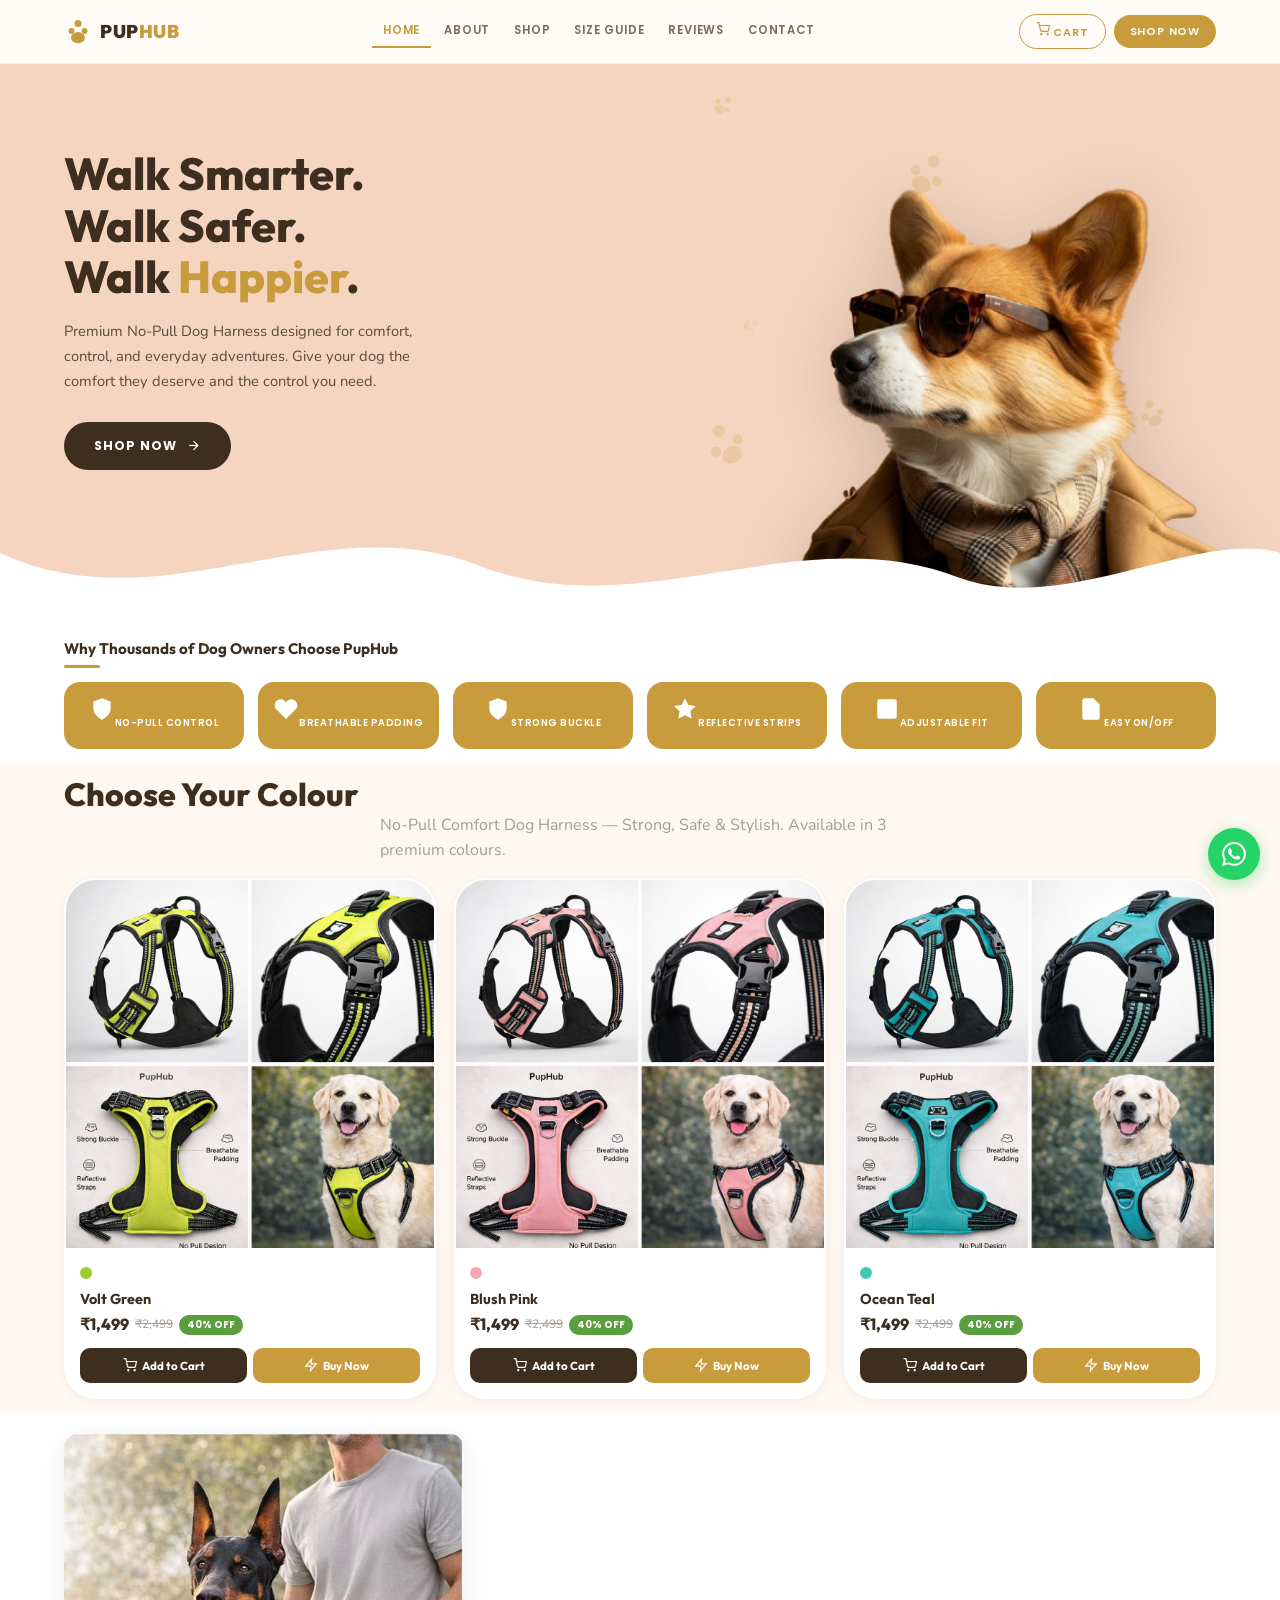
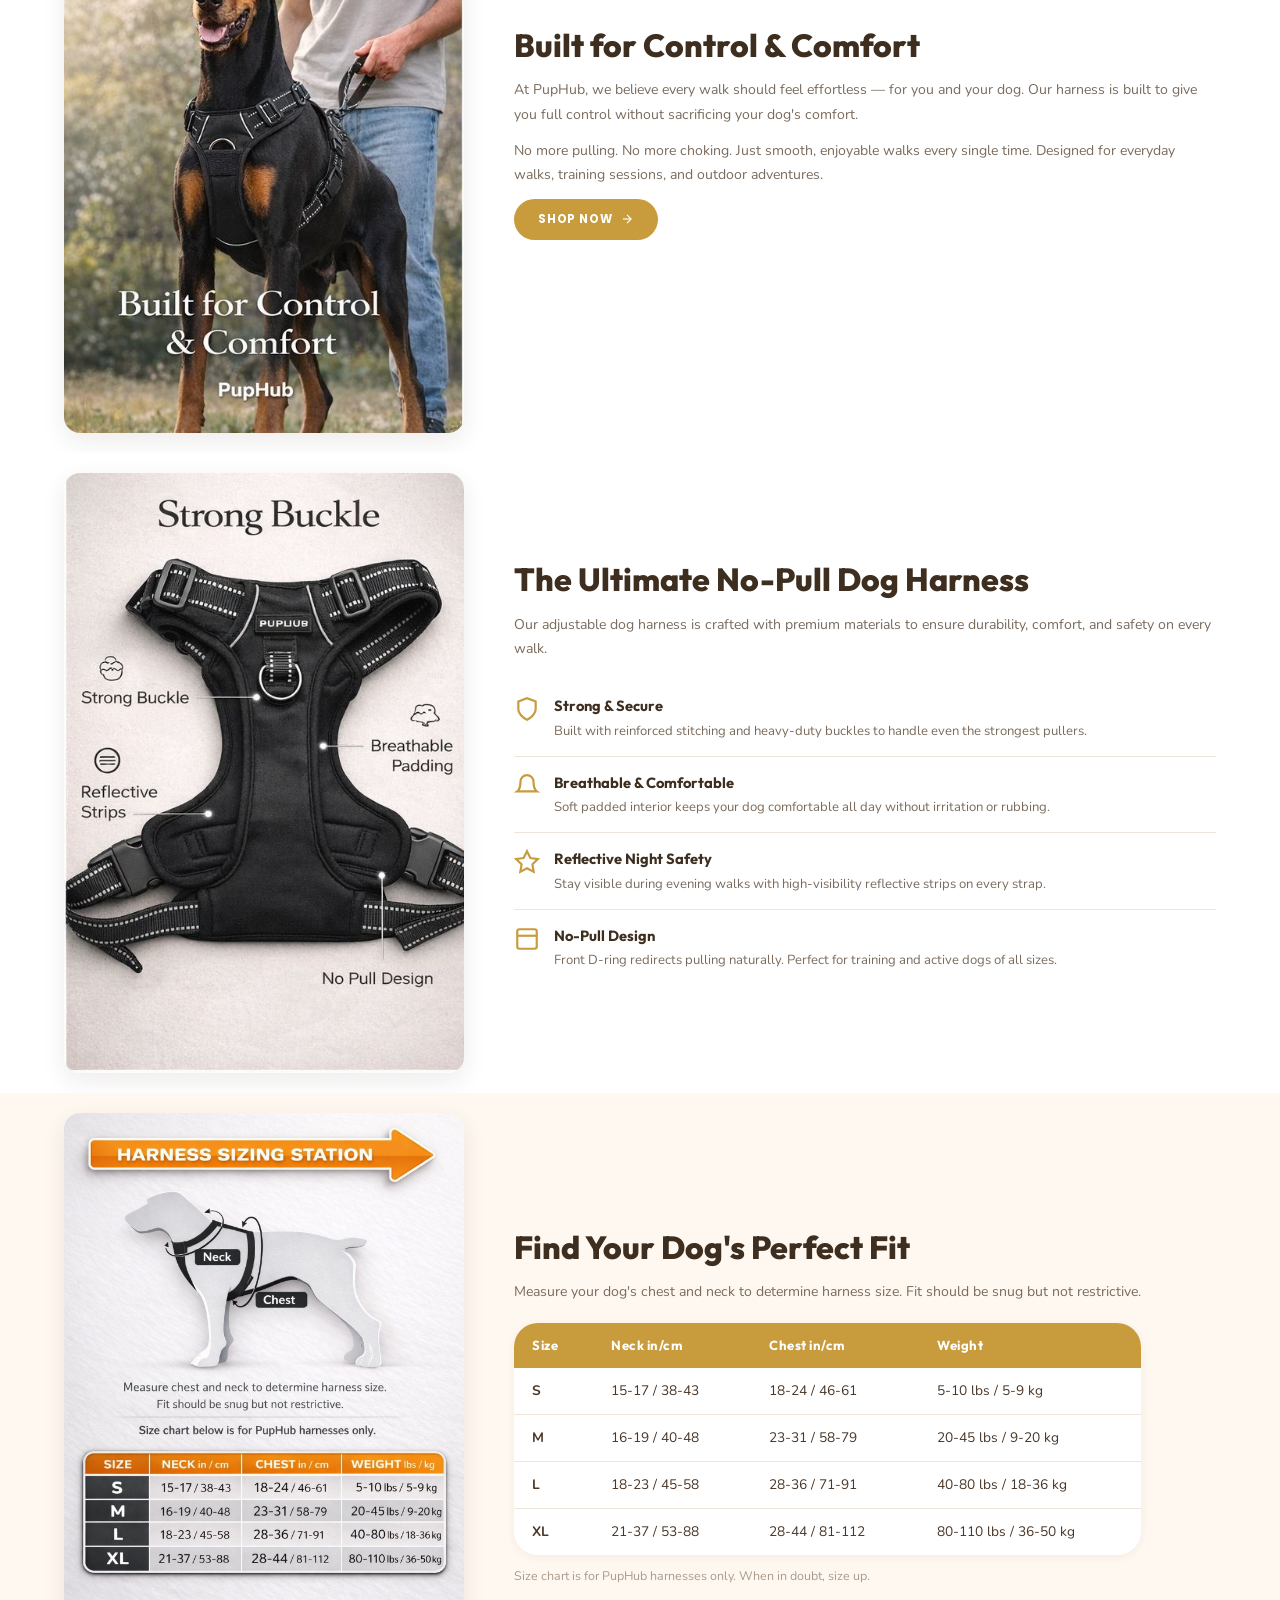
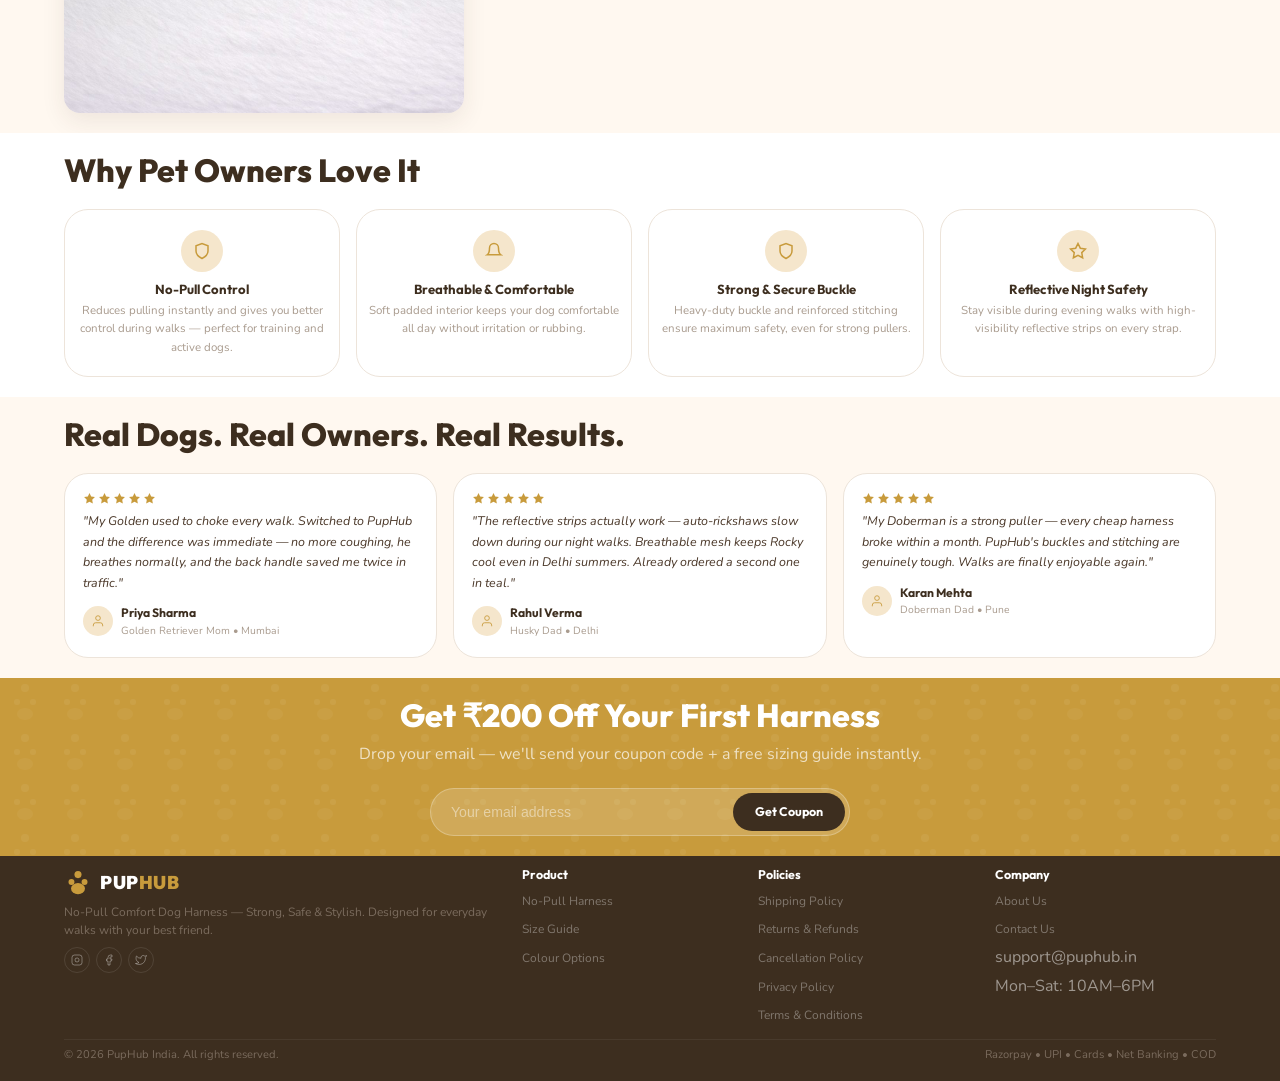
<file: index.html>
<!DOCTYPE html>
<html lang="en">
<head>
<meta charset="UTF-8"><meta name="viewport" content="width=device-width,initial-scale=1.0">
<title>PupHub — No-Pull Comfort Dog Harness | Strong, Safe &amp; Stylish | India</title>
<meta name="description" content="PupHub No-Pull Comfort Dog Harness — breathable padding, reflective strips, strong buckles. Adjustable fit for all breeds S to XL. Free delivery across India. ₹1,499 only.">
<meta name="keywords" content="no pull dog harness India, PupHub harness, adjustable dog harness, breathable dog harness, reflective dog harness, dog harness for labrador, escape proof dog harness, comfortable dog harness">
<meta property="og:title" content="PupHub — No-Pull Comfort Dog Harness | Strong, Safe & Stylish">
<meta property="og:description" content="Give your dog the comfort they deserve. No-pull control, breathable padding, reflective night safety. Shop now.">
<meta property="og:type" content="website">
<link rel="canonical" href="https://puphub.in">
<link rel="stylesheet" href="css/style.css">
</head>
<body>

<!-- HEADER -->
<header class="hdr" id="hdr">
<div class="container hdr-in">
<a href="#" class="logo"><svg viewBox="0 0 30 30" width="28" height="28"><circle cx="15" cy="6" r="3.8" fill="#C89B3C"/><circle cx="8" cy="14" r="3.2" fill="#C89B3C"/><circle cx="22" cy="14" r="3.2" fill="#C89B3C"/><ellipse cx="15" cy="21" rx="7.5" ry="6" fill="#C89B3C"/></svg><span class="lt">PUP<span>HUB</span></span></a>
<nav class="mn"><a href="index.html" class="active">Home</a><a href="about.html">About</a><a href="store.html">Shop</a><a href="#sizing">Size Guide</a><a href="#reviews">Reviews</a><a href="contact.html">Contact</a></nav>
<div class="hdr-r"><a href="cart.html" class="si-btn"><svg width="14" height="14" viewBox="0 0 24 24" fill="none" stroke="currentColor" stroke-width="2"><circle cx="9" cy="21" r="1"/><circle cx="20" cy="21" r="1"/><path d="M1 1h4l2.68 13.39a2 2 0 0 0 2 1.61h9.72a2 2 0 0 0 2-1.61L23 6H6"/></svg> CART</a><a href="store.html" class="rg-btn">SHOP NOW</a><button class="mob-t" id="mobToggle" aria-label="Menu"><svg viewBox="0 0 24 24" fill="none" stroke="currentColor" stroke-width="2"><line x1="3" y1="6" x2="21" y2="6"/><line x1="3" y1="12" x2="21" y2="12"/><line x1="3" y1="18" x2="21" y2="18"/></svg></button></div>
</div>
</header>

<!-- MOBILE NAV -->
<div class="mob-ov" id="mobOverlay"></div>
<nav class="mob-nav" id="mobNav">
<div class="mob-hd"><span class="lt">PUP<span>HUB</span></span><button class="mob-x" id="mobClose"><svg viewBox="0 0 24 24" fill="none" stroke="currentColor" stroke-width="2"><line x1="18" y1="6" x2="6" y2="18"/><line x1="6" y1="6" x2="18" y2="18"/></svg></button></div>
<ul>
<li><a href="#"><svg viewBox="0 0 24 24" fill="none" stroke="currentColor" stroke-width="2"><path d="M3 9l9-7 9 7v11a2 2 0 0 1-2 2H5a2 2 0 0 1-2-2z"/></svg>Home</a></li>
<li><a href="#products"><svg viewBox="0 0 24 24" fill="none" stroke="currentColor" stroke-width="2"><circle cx="9" cy="21" r="1"/><circle cx="20" cy="21" r="1"/><path d="M1 1h4l2.68 13.39a2 2 0 0 0 2 1.61h9.72a2 2 0 0 0 2-1.61L23 6H6"/></svg>Shop</a></li>
<li><a href="#about"><svg viewBox="0 0 24 24" fill="none" stroke="currentColor" stroke-width="2"><circle cx="12" cy="12" r="10"/><path d="M12 16v-4"/><path d="M12 8h.01"/></svg>About</a></li>
<li><a href="#reviews"><svg viewBox="0 0 24 24" fill="none" stroke="currentColor" stroke-width="2"><polygon points="12 2 15.09 8.26 22 9.27 17 14.14 18.18 21.02 12 17.77 5.82 21.02 7 14.14 2 9.27 8.91 8.26"/></svg>Reviews</a></li>
<li><a href="#contact"><svg viewBox="0 0 24 24" fill="none" stroke="currentColor" stroke-width="2"><path d="M4 4h16c1.1 0 2 .9 2 2v12c0 1.1-.9 2-2 2H4c-1.1 0-2-.9-2-2V6c0-1.1.9-2 2-2z"/><polyline points="22,6 12,13 2,6"/></svg>Contact</a></li>
</ul>
</nav>

<!-- HERO -->
<section class="hero">
<div class="container hero-wrap">
<div class="hero-left">
<h1>Walk Smarter.<br>Walk Safer.<br>Walk <span class="g">Happier</span>.</h1>
<p class="hero-sub">Premium No-Pull Dog Harness designed for comfort, control, and everyday adventures. Give your dog the comfort they deserve and the control you need.</p>
<a href="#products" class="hero-cta">SHOP NOW <svg viewBox="0 0 24 24" fill="none" stroke="currentColor" stroke-width="2"><line x1="5" y1="12" x2="19" y2="12"/><polyline points="12 5 19 12 12 19"/></svg></a>
</div>
<div class="hero-dog"><img src="images/hero-dog.png" alt="PupHub premium no-pull dog harness"></div>
<svg class="paw p1" viewBox="0 0 24 24"><circle cx="12" cy="6" r="3"/><circle cx="6" cy="14" r="2.5"/><circle cx="18" cy="14" r="2.5"/><ellipse cx="12" cy="19" rx="5" ry="4"/></svg>
<svg class="paw p2" viewBox="0 0 24 24"><circle cx="12" cy="6" r="3"/><circle cx="6" cy="14" r="2.5"/><circle cx="18" cy="14" r="2.5"/><ellipse cx="12" cy="19" rx="5" ry="4"/></svg>
<svg class="paw p3" viewBox="0 0 24 24"><circle cx="12" cy="6" r="3"/><circle cx="6" cy="14" r="2.5"/><circle cx="18" cy="14" r="2.5"/><ellipse cx="12" cy="19" rx="5" ry="4"/></svg>
<svg class="paw p4" viewBox="0 0 24 24"><circle cx="12" cy="6" r="3"/><circle cx="6" cy="14" r="2.5"/><circle cx="18" cy="14" r="2.5"/><ellipse cx="12" cy="19" rx="5" ry="4"/></svg>
<svg class="paw p5" viewBox="0 0 24 24"><circle cx="12" cy="6" r="3"/><circle cx="6" cy="14" r="2.5"/><circle cx="18" cy="14" r="2.5"/><ellipse cx="12" cy="19" rx="5" ry="4"/></svg>
</div>
<div class="wave"><svg viewBox="0 0 1440 150" preserveAspectRatio="none" style="height:150px"><path fill="#fff" d="M0,75 C180,150 360,25 540,88 C720,150 900,38 1080,100 C1200,138 1350,50 1440,75 L1440,150 L0,150 Z"/></svg></div>
</section>

<!-- TRUST -->
<section class="cat-sec">
<div class="container">
<div class="cat-hd anim">Why Thousands of Dog Owners Choose PupHub</div>
<div class="cat-ln anim"></div>
<div class="cat-g stg anim">
<div class="cat-c"><svg viewBox="0 0 24 24"><path d="M12 22s8-4 8-10V5l-8-3-8 3v7c0 6 8 10 8 10z"/></svg><span>No-Pull Control</span></div>
<div class="cat-c"><svg viewBox="0 0 24 24"><path d="M20.84 4.61a5.5 5.5 0 00-7.78 0L12 5.67l-1.06-1.06a5.5 5.5 0 00-7.78 7.78l1.06 1.06L12 21.23l7.78-7.78 1.06-1.06a5.5 5.5 0 000-7.78z"/></svg><span>Breathable Padding</span></div>
<div class="cat-c"><svg viewBox="0 0 24 24"><path d="M12 22s8-4 8-10V5l-8-3-8 3v7c0 6 8 10 8 10z"/></svg><span>Strong Buckle</span></div>
<div class="cat-c"><svg viewBox="0 0 24 24"><polygon points="12 2 15.09 8.26 22 9.27 17 14.14 18.18 21.02 12 17.77 5.82 21.02 7 14.14 2 9.27 8.91 8.26"/></svg><span>Reflective Strips</span></div>
<div class="cat-c"><svg viewBox="0 0 24 24"><rect x="3" y="3" width="18" height="18" rx="2"/><path d="M3 9h18"/><path d="M9 21V9"/></svg><span>Adjustable Fit</span></div>
<div class="cat-c"><svg viewBox="0 0 24 24"><path d="M14 2H6a2 2 0 00-2 2v16a2 2 0 002 2h12a2 2 0 002-2V8z"/><polyline points="14 2 14 8 20 8"/><line x1="16" y1="13" x2="8" y2="13"/><line x1="16" y1="17" x2="8" y2="17"/></svg><span>Easy On/Off</span></div>
</div>
</div>
</section>

<!-- PRODUCTS — 3 Colors -->
<section class="prod-sec" id="products">
<div class="container text-center">
<h2 class="anim">Choose Your Colour</h2>
<p class="anim" style="color:var(--text-m);max-width:520px;margin:0 auto">No-Pull Comfort Dog Harness — Strong, Safe &amp; Stylish. Available in 3 premium colours.</p>
<div class="prod-g stg anim">
<div class="prod-card" onclick="window.location='product.html?color=green'" style="cursor:pointer">
<div class="prod-card-img"><img src="images/harness-green.jpg" alt="PupHub harness Volt Green" loading="lazy"></div>
<div class="prod-body">
<span class="prod-color-dot" style="background:#9ACD32;border-color:#9ACD32"></span>
<h3 class="prod-name">Volt Green</h3>
<div class="prod-price"><span class="pn">₹1,499</span><span class="pw">₹2,499</span><span class="po">40% OFF</span></div>
<div class="prod-btns">
<button class="btn-cart" onclick="event.stopPropagation();openSz('cart','Volt Green')"><svg width="14" height="14" viewBox="0 0 24 24" fill="none" stroke="currentColor" stroke-width="2"><circle cx="9" cy="21" r="1"/><circle cx="20" cy="21" r="1"/><path d="M1 1h4l2.68 13.39a2 2 0 0 0 2 1.61h9.72a2 2 0 0 0 2-1.61L23 6H6"/></svg> Add to Cart</button>
<button class="btn-buy" onclick="event.stopPropagation();openSz('buy','Volt Green')"><svg width="14" height="14" viewBox="0 0 24 24" fill="none" stroke="currentColor" stroke-width="2"><polygon points="13 2 3 14 12 14 11 22 21 10 12 10 13 2"/></svg> Buy Now</button>
</div>
</div>
</div>
<div class="prod-card" onclick="window.location='product.html?color=pink'" style="cursor:pointer">
<div class="prod-card-img"><img src="images/harness-pink.jpg" alt="PupHub harness Blush Pink" loading="lazy"></div>
<div class="prod-body">
<span class="prod-color-dot" style="background:#F4A7B9;border-color:#F4A7B9"></span>
<h3 class="prod-name">Blush Pink</h3>
<div class="prod-price"><span class="pn">₹1,499</span><span class="pw">₹2,499</span><span class="po">40% OFF</span></div>
<div class="prod-btns">
<button class="btn-cart" onclick="event.stopPropagation();openSz('cart','Blush Pink')"><svg width="14" height="14" viewBox="0 0 24 24" fill="none" stroke="currentColor" stroke-width="2"><circle cx="9" cy="21" r="1"/><circle cx="20" cy="21" r="1"/><path d="M1 1h4l2.68 13.39a2 2 0 0 0 2 1.61h9.72a2 2 0 0 0 2-1.61L23 6H6"/></svg> Add to Cart</button>
<button class="btn-buy" onclick="event.stopPropagation();openSz('buy','Blush Pink')"><svg width="14" height="14" viewBox="0 0 24 24" fill="none" stroke="currentColor" stroke-width="2"><polygon points="13 2 3 14 12 14 11 22 21 10 12 10 13 2"/></svg> Buy Now</button>
</div>
</div>
</div>
<div class="prod-card" onclick="window.location='product.html?color=teal'" style="cursor:pointer">
<div class="prod-card-img"><img src="images/harness-teal.jpg" alt="PupHub harness Ocean Teal" loading="lazy"></div>
<div class="prod-body">
<span class="prod-color-dot" style="background:#40C9B0;border-color:#40C9B0"></span>
<h3 class="prod-name">Ocean Teal</h3>
<div class="prod-price"><span class="pn">₹1,499</span><span class="pw">₹2,499</span><span class="po">40% OFF</span></div>
<div class="prod-btns">
<button class="btn-cart" onclick="event.stopPropagation();openSz('cart','Ocean Teal')"><svg width="14" height="14" viewBox="0 0 24 24" fill="none" stroke="currentColor" stroke-width="2"><circle cx="9" cy="21" r="1"/><circle cx="20" cy="21" r="1"/><path d="M1 1h4l2.68 13.39a2 2 0 0 0 2 1.61h9.72a2 2 0 0 0 2-1.61L23 6H6"/></svg> Add to Cart</button>
<button class="btn-buy" onclick="event.stopPropagation();openSz('buy','Ocean Teal')"><svg width="14" height="14" viewBox="0 0 24 24" fill="none" stroke="currentColor" stroke-width="2"><polygon points="13 2 3 14 12 14 11 22 21 10 12 10 13 2"/></svg> Buy Now</button>
</div>
</div>
</div>
</div>
</div>
</section>

<!-- SIZE POPUP -->
<div class="sz-overlay" id="szOverlay" onclick="if(event.target===this)closeSz()">
<div class="sz-popup">
<h3>Select Size — <span id="szColor"></span></h3>
<div class="sp-sizes">
<div class="sp-size" onclick="pickSz(this)">S</div>
<div class="sp-size active" onclick="pickSz(this)">M</div>
<div class="sp-size" onclick="pickSz(this)">L</div>
<div class="sp-size" onclick="pickSz(this)">XL</div>
</div>
<button class="sz-confirm" id="szBtn" onclick="confirmSz()">CONFIRM</button>
<div class="sz-close" onclick="closeSz()">Cancel</div>
</div>
</div>

<!-- ABOUT -->
<section class="info-sec" id="about">
<div class="container">
<div class="info-g">
<div class="sec-img anim-l"><img src="images/product-lifestyle.jpg" alt="Doberman wearing PupHub harness during outdoor walk"></div>
<div class="info-txt anim-r">
<h2>Built for Control &amp; Comfort</h2>
<p>At PupHub, we believe every walk should feel effortless — for you and your dog. Our harness is built to give you full control without sacrificing your dog's comfort.</p>
<p>No more pulling. No more choking. Just smooth, enjoyable walks every single time. Designed for everyday walks, training sessions, and outdoor adventures.</p>
<a href="#products" class="exp-btn">Shop Now <svg viewBox="0 0 24 24" fill="none" stroke="currentColor" stroke-width="2"><line x1="5" y1="12" x2="19" y2="12"/><polyline points="12 5 19 12 12 19"/></svg></a>
</div>
</div>
</div>
</section>

<!-- PRODUCT FEATURES -->
<section class="prod-detail-sec">
<div class="container">
<div class="info-g info-g-rev">
<div class="info-txt anim-l">
<h2>The Ultimate No-Pull Dog Harness</h2>
<p>Our adjustable dog harness is crafted with premium materials to ensure durability, comfort, and safety on every walk.</p>
<ul class="feat-list">
<li><svg viewBox="0 0 24 24" fill="none" stroke="var(--gold)" stroke-width="2"><path d="M12 22s8-4 8-10V5l-8-3-8 3v7c0 6 8 10 8 10z"/></svg><div><strong>Strong &amp; Secure</strong><span>Built with reinforced stitching and heavy-duty buckles to handle even the strongest pullers.</span></div></li>
<li><svg viewBox="0 0 24 24" fill="none" stroke="var(--gold)" stroke-width="2"><path d="M18 8A6 6 0 006 8c0 7-3 9-3 9h18s-3-2-3-9"/></svg><div><strong>Breathable &amp; Comfortable</strong><span>Soft padded interior keeps your dog comfortable all day without irritation or rubbing.</span></div></li>
<li><svg viewBox="0 0 24 24" fill="none" stroke="var(--gold)" stroke-width="2"><polygon points="12 2 15.09 8.26 22 9.27 17 14.14 18.18 21.02 12 17.77 5.82 21.02 7 14.14 2 9.27 8.91 8.26"/></svg><div><strong>Reflective Night Safety</strong><span>Stay visible during evening walks with high-visibility reflective strips on every strap.</span></div></li>
<li><svg viewBox="0 0 24 24" fill="none" stroke="var(--gold)" stroke-width="2"><rect x="3" y="3" width="18" height="18" rx="2"/><path d="M3 9h18"/></svg><div><strong>No-Pull Design</strong><span>Front D-ring redirects pulling naturally. Perfect for training and active dogs of all sizes.</span></div></li>
</ul>
</div>
<div class="sec-img anim-r"><img src="images/product-detail.jpg" alt="PupHub harness features - strong buckle, breathable padding, reflective strips"></div>
</div>
</div>
</section>

<!-- Products moved above after categories -->

<!-- SIZE GUIDE -->
<section class="size-sec" id="sizing">
<div class="container">
<div class="info-g">
<div class="sec-img anim-l"><img src="images/sizing-chart.png" alt="PupHub harness sizing station - measure neck and chest"></div>
<div class="info-txt anim-r">
<h2>Find Your Dog's Perfect Fit</h2>
<p>Measure your dog's chest and neck to determine harness size. Fit should be snug but not restrictive.</p>
<table class="size-table">
<thead><tr><th>Size</th><th>Neck in/cm</th><th>Chest in/cm</th><th>Weight</th></tr></thead>
<tbody>
<tr><td><strong>S</strong></td><td>15-17 / 38-43</td><td>18-24 / 46-61</td><td>5-10 lbs / 5-9 kg</td></tr>
<tr><td><strong>M</strong></td><td>16-19 / 40-48</td><td>23-31 / 58-79</td><td>20-45 lbs / 9-20 kg</td></tr>
<tr><td><strong>L</strong></td><td>18-23 / 45-58</td><td>28-36 / 71-91</td><td>40-80 lbs / 18-36 kg</td></tr>
<tr><td><strong>XL</strong></td><td>21-37 / 53-88</td><td>28-44 / 81-112</td><td>80-110 lbs / 36-50 kg</td></tr>
</tbody>
</table>
<p style="font-size:.78rem;color:var(--text-m);margin-top:10px">Size chart is for PupHub harnesses only. When in doubt, size up.</p>
</div>
</div>
</div>
</section>

<!-- WHY PET OWNERS LOVE IT -->
<section class="feat-sec">
<div class="container text-center">
<h2 class="anim">Why Pet Owners Love It</h2>
<div class="feat-g stg anim">
<div class="feat-card"><div class="feat-ic"><svg viewBox="0 0 24 24"><path d="M12 22s8-4 8-10V5l-8-3-8 3v7c0 6 8 10 8 10z"/></svg></div><h4>No-Pull Control</h4><p>Reduces pulling instantly and gives you better control during walks — perfect for training and active dogs.</p></div>
<div class="feat-card"><div class="feat-ic"><svg viewBox="0 0 24 24"><path d="M18 8A6 6 0 006 8c0 7-3 9-3 9h18s-3-2-3-9"/></svg></div><h4>Breathable &amp; Comfortable</h4><p>Soft padded interior keeps your dog comfortable all day without irritation or rubbing.</p></div>
<div class="feat-card"><div class="feat-ic"><svg viewBox="0 0 24 24"><path d="M12 22s8-4 8-10V5l-8-3-8 3v7c0 6 8 10 8 10z"/></svg></div><h4>Strong &amp; Secure Buckle</h4><p>Heavy-duty buckle and reinforced stitching ensure maximum safety, even for strong pullers.</p></div>
<div class="feat-card"><div class="feat-ic"><svg viewBox="0 0 24 24"><polygon points="12 2 15.09 8.26 22 9.27 17 14.14 18.18 21.02 12 17.77 5.82 21.02 7 14.14 2 9.27 8.91 8.26"/></svg></div><h4>Reflective Night Safety</h4><p>Stay visible during evening walks with high-visibility reflective strips on every strap.</p></div>
</div>
</div>
</section>

<!-- REVIEWS -->
<section class="rev-sec" id="reviews">
<div class="container text-center">
<h2 class="anim">Real Dogs. Real Owners. Real Results.</h2>
<div class="rev-g stg anim">
<div class="rev-c"><div class="rev-stars"><svg viewBox="0 0 24 24"><polygon points="12 2 15.09 8.26 22 9.27 17 14.14 18.18 21.02 12 17.77 5.82 21.02 7 14.14 2 9.27 8.91 8.26"/></svg><svg viewBox="0 0 24 24"><polygon points="12 2 15.09 8.26 22 9.27 17 14.14 18.18 21.02 12 17.77 5.82 21.02 7 14.14 2 9.27 8.91 8.26"/></svg><svg viewBox="0 0 24 24"><polygon points="12 2 15.09 8.26 22 9.27 17 14.14 18.18 21.02 12 17.77 5.82 21.02 7 14.14 2 9.27 8.91 8.26"/></svg><svg viewBox="0 0 24 24"><polygon points="12 2 15.09 8.26 22 9.27 17 14.14 18.18 21.02 12 17.77 5.82 21.02 7 14.14 2 9.27 8.91 8.26"/></svg><svg viewBox="0 0 24 24"><polygon points="12 2 15.09 8.26 22 9.27 17 14.14 18.18 21.02 12 17.77 5.82 21.02 7 14.14 2 9.27 8.91 8.26"/></svg></div><p class="rev-txt">"My Golden used to choke every walk. Switched to PupHub and the difference was immediate — no more coughing, he breathes normally, and the back handle saved me twice in traffic."</p><div class="rev-au"><div class="rev-av"><svg viewBox="0 0 24 24"><path d="M20 21v-2a4 4 0 00-4-4H8a4 4 0 00-4 4v2"/><circle cx="12" cy="7" r="4"/></svg></div><div><div class="rn">Priya Sharma</div><p class="rp">Golden Retriever Mom • Mumbai</p></div></div></div>
<div class="rev-c"><div class="rev-stars"><svg viewBox="0 0 24 24"><polygon points="12 2 15.09 8.26 22 9.27 17 14.14 18.18 21.02 12 17.77 5.82 21.02 7 14.14 2 9.27 8.91 8.26"/></svg><svg viewBox="0 0 24 24"><polygon points="12 2 15.09 8.26 22 9.27 17 14.14 18.18 21.02 12 17.77 5.82 21.02 7 14.14 2 9.27 8.91 8.26"/></svg><svg viewBox="0 0 24 24"><polygon points="12 2 15.09 8.26 22 9.27 17 14.14 18.18 21.02 12 17.77 5.82 21.02 7 14.14 2 9.27 8.91 8.26"/></svg><svg viewBox="0 0 24 24"><polygon points="12 2 15.09 8.26 22 9.27 17 14.14 18.18 21.02 12 17.77 5.82 21.02 7 14.14 2 9.27 8.91 8.26"/></svg><svg viewBox="0 0 24 24"><polygon points="12 2 15.09 8.26 22 9.27 17 14.14 18.18 21.02 12 17.77 5.82 21.02 7 14.14 2 9.27 8.91 8.26"/></svg></div><p class="rev-txt">"The reflective strips actually work — auto-rickshaws slow down during our night walks. Breathable mesh keeps Rocky cool even in Delhi summers. Already ordered a second one in teal."</p><div class="rev-au"><div class="rev-av"><svg viewBox="0 0 24 24"><path d="M20 21v-2a4 4 0 00-4-4H8a4 4 0 00-4 4v2"/><circle cx="12" cy="7" r="4"/></svg></div><div><div class="rn">Rahul Verma</div><p class="rp">Husky Dad • Delhi</p></div></div></div>
<div class="rev-c"><div class="rev-stars"><svg viewBox="0 0 24 24"><polygon points="12 2 15.09 8.26 22 9.27 17 14.14 18.18 21.02 12 17.77 5.82 21.02 7 14.14 2 9.27 8.91 8.26"/></svg><svg viewBox="0 0 24 24"><polygon points="12 2 15.09 8.26 22 9.27 17 14.14 18.18 21.02 12 17.77 5.82 21.02 7 14.14 2 9.27 8.91 8.26"/></svg><svg viewBox="0 0 24 24"><polygon points="12 2 15.09 8.26 22 9.27 17 14.14 18.18 21.02 12 17.77 5.82 21.02 7 14.14 2 9.27 8.91 8.26"/></svg><svg viewBox="0 0 24 24"><polygon points="12 2 15.09 8.26 22 9.27 17 14.14 18.18 21.02 12 17.77 5.82 21.02 7 14.14 2 9.27 8.91 8.26"/></svg><svg viewBox="0 0 24 24"><polygon points="12 2 15.09 8.26 22 9.27 17 14.14 18.18 21.02 12 17.77 5.82 21.02 7 14.14 2 9.27 8.91 8.26"/></svg></div><p class="rev-txt">"My Doberman is a strong puller — every cheap harness broke within a month. PupHub's buckles and stitching are genuinely tough. Walks are finally enjoyable again."</p><div class="rev-au"><div class="rev-av"><svg viewBox="0 0 24 24"><path d="M20 21v-2a4 4 0 00-4-4H8a4 4 0 00-4 4v2"/><circle cx="12" cy="7" r="4"/></svg></div><div><div class="rn">Karan Mehta</div><p class="rp">Doberman Dad • Pune</p></div></div></div>
</div>
</div>
</section>

<!-- CTA -->
<section class="cta-sec" id="contact">
<div class="container anim">
<h2>Get ₹200 Off Your First Harness</h2>
<p>Drop your email — we'll send your coupon code + a free sizing guide instantly.</p>
<form class="cta-form" onsubmit="event.preventDefault();toast('Check your inbox — coupon on the way!')"><input type="email" placeholder="Your email address" required><button type="submit">Get Coupon</button></form>
</div>
</section>

<!-- FOOTER -->
<footer class="ft">
<div class="container">
<div class="ft-g">
<div class="ft-brand"><a href="index.html" class="logo"><svg viewBox="0 0 30 30" width="26" height="26"><circle cx="15" cy="6" r="3.8" fill="#C89B3C"/><circle cx="8" cy="14" r="3.2" fill="#C89B3C"/><circle cx="22" cy="14" r="3.2" fill="#C89B3C"/><ellipse cx="15" cy="21" rx="7.5" ry="6" fill="#C89B3C"/></svg><span class="lt" style="color:#fff">PUP<span>HUB</span></span></a><p>No-Pull Comfort Dog Harness — Strong, Safe &amp; Stylish. Designed for everyday walks with your best friend.</p>
<div class="ft-soc"><a href="#" aria-label="Instagram"><svg viewBox="0 0 24 24" fill="none" stroke="currentColor" stroke-width="2"><rect x="2" y="2" width="20" height="20" rx="5"/><path d="M16 11.37A4 4 0 1 1 12.63 8 4 4 0 0 1 16 11.37z"/><line x1="17.5" y1="6.5" x2="17.51" y2="6.5"/></svg></a><a href="#" aria-label="Facebook"><svg viewBox="0 0 24 24" fill="none" stroke="currentColor" stroke-width="2"><path d="M18 2h-3a5 5 0 0 0-5 5v3H7v4h3v8h4v-8h3l1-4h-4V7a1 1 0 0 1 1-1h3z"/></svg></a><a href="#" aria-label="Twitter"><svg viewBox="0 0 24 24" fill="none" stroke="currentColor" stroke-width="2"><path d="M23 3a10.9 10.9 0 0 1-3.14 1.53 4.48 4.48 0 0 0-7.86 3v1A10.66 10.66 0 0 1 3 4s-4 9 5 13a11.64 11.64 0 0 1-7 2c9 5 20 0 20-11.5a4.5 4.5 0 0 0-.08-.83A7.72 7.72 0 0 0 23 3z"/></svg></a></div></div>
<div class="ft-col"><h4>Product</h4><ul><li><a href="index.html#products">No-Pull Harness</a></li><li><a href="index.html#sizing">Size Guide</a></li><li><a href="index.html#products">Colour Options</a></li></ul></div>
<div class="ft-col"><h4>Policies</h4><ul><li><a href="shipping.html">Shipping Policy</a></li><li><a href="returns.html">Returns &amp; Refunds</a></li><li><a href="cancellation.html">Cancellation Policy</a></li><li><a href="privacy.html">Privacy Policy</a></li><li><a href="terms.html">Terms &amp; Conditions</a></li></ul></div>
<div class="ft-col"><h4>Company</h4><ul><li><a href="about.html">About Us</a></li><li><a href="contact.html">Contact Us</a></li><li>support@puphub.in</li><li>Mon–Sat: 10AM–6PM</li></ul></div>
</div>
<div class="ft-bot"><p>&copy; 2026 PupHub India. All rights reserved.</p><p>Razorpay &bull; UPI &bull; Cards &bull; Net Banking &bull; COD</p></div>
</div>
</footer>

<a href="https://wa.me/919999999999" class="wa" target="_blank" rel="noopener" aria-label="Chat on WhatsApp"><svg viewBox="0 0 24 24"><path d="M17.472 14.382c-.297-.149-1.758-.867-2.03-.967-.273-.099-.471-.148-.67.15-.197.297-.767.966-.94 1.164-.173.199-.347.223-.644.075-.297-.15-1.255-.463-2.39-1.475-.883-.788-1.48-1.761-1.653-2.059-.173-.297-.018-.458.13-.606.134-.133.298-.347.446-.52.149-.174.198-.298.298-.497.099-.198.05-.371-.025-.52-.075-.149-.669-1.612-.916-2.207-.242-.579-.487-.5-.669-.51-.173-.008-.371-.01-.57-.01-.198 0-.52.074-.792.372-.272.297-1.04 1.016-1.04 2.479 0 1.462 1.065 2.875 1.213 3.074.149.198 2.096 3.2 5.077 4.487.709.306 1.262.489 1.694.625.712.227 1.36.195 1.871.118.571-.085 1.758-.719 2.006-1.413.248-.694.248-1.289.173-1.413-.074-.124-.272-.198-.57-.347m-5.421 7.403h-.004a9.87 9.87 0 01-5.031-1.378l-.361-.214-3.741.982.998-3.648-.235-.374a9.86 9.86 0 01-1.51-5.26c.001-5.45 4.436-9.884 9.888-9.884 2.64 0 5.122 1.03 6.988 2.898a9.825 9.825 0 012.893 6.994c-.003 5.45-4.437 9.884-9.885 9.884m8.413-18.297A11.815 11.815 0 0012.05 0C5.495 0 .16 5.335.157 11.892c0 2.096.547 4.142 1.588 5.945L.057 24l6.305-1.654a11.882 11.882 0 005.683 1.448h.005c6.554 0 11.89-5.335 11.893-11.893a11.821 11.821 0 00-3.48-8.413z"/></svg></a>
<button class="btt" id="btt"><svg viewBox="0 0 24 24" fill="none" stroke="currentColor" stroke-width="2"><line x1="12" y1="19" x2="12" y2="5"/><polyline points="5 12 12 5 19 12"/></svg></button>
<div class="toast-box" id="toastBox"></div>
<script src="js/main.js"></script>
</body>
</html>
</file>
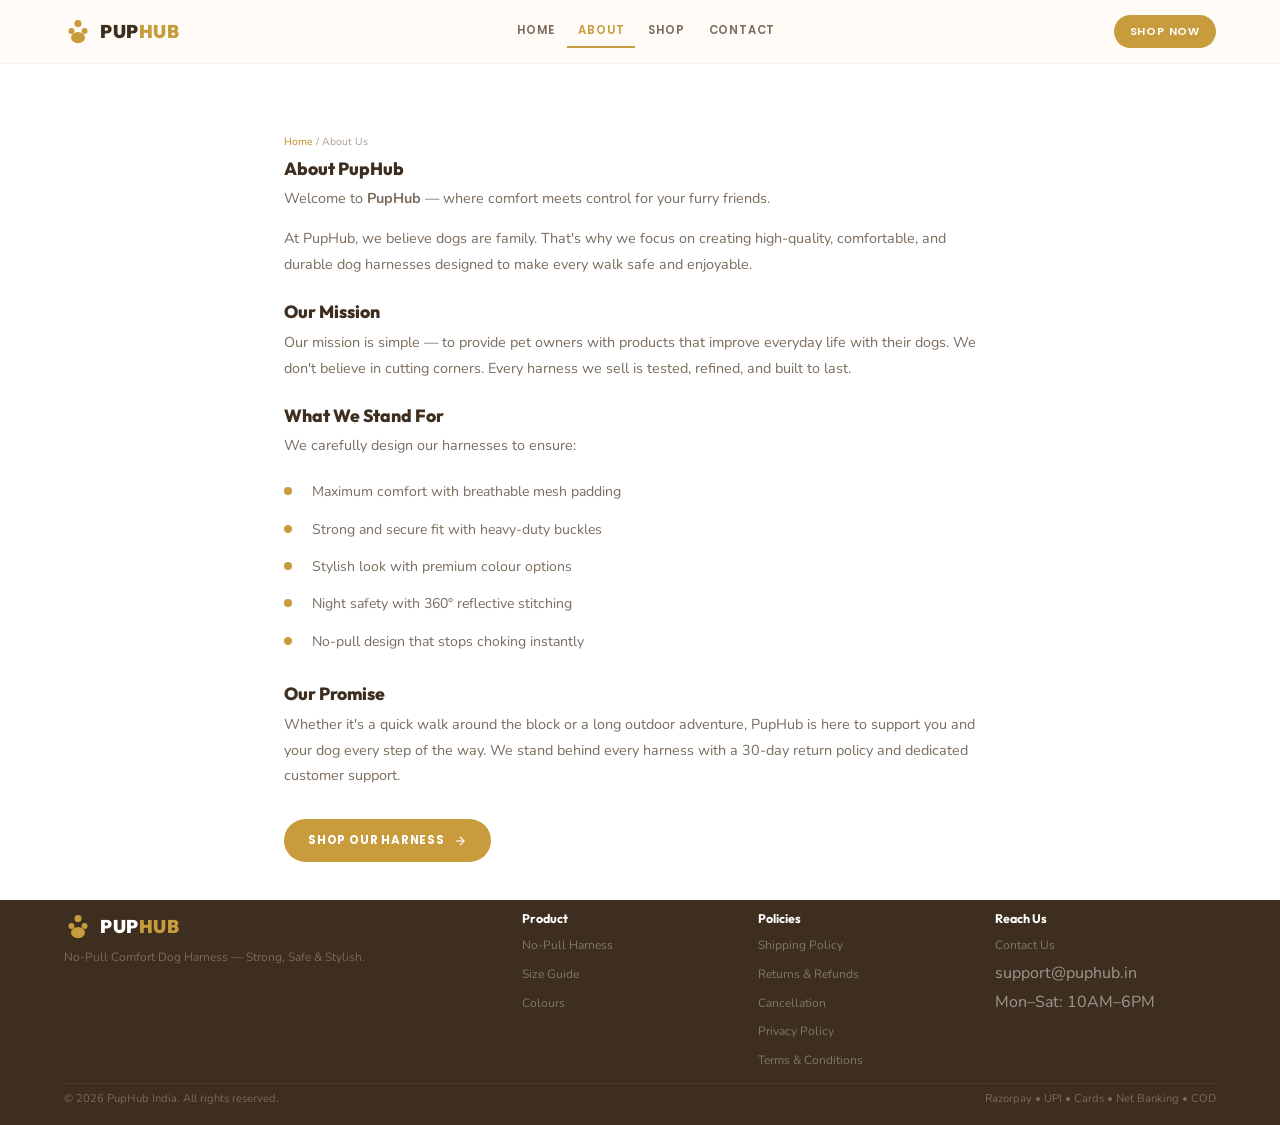
<file: about.html>
<!DOCTYPE html>
<html lang="en">
<head>
<meta charset="UTF-8"><meta name="viewport" content="width=device-width,initial-scale=1.0">
<title>About Us — PupHub | Our Story & Mission</title>
<meta name="description" content="Learn about PupHub — where comfort meets control for your furry friends. We create high-quality, comfortable, and durable dog harnesses for safe and enjoyable walks.">
<link rel="stylesheet" href="css/style.css">
</head>
<body>
<header class="hdr" id="hdr">
<div class="container hdr-in">
<a href="index.html" class="logo"><svg viewBox="0 0 30 30" width="28" height="28"><circle cx="15" cy="6" r="3.8" fill="#C89B3C"/><circle cx="8" cy="14" r="3.2" fill="#C89B3C"/><circle cx="22" cy="14" r="3.2" fill="#C89B3C"/><ellipse cx="15" cy="21" rx="7.5" ry="6" fill="#C89B3C"/></svg><span class="lt">PUP<span>HUB</span></span></a>
<nav class="mn"><a href="index.html">Home</a><a href="about.html" class="active">About</a><a href="index.html#products">Shop</a><a href="contact.html">Contact</a></nav>
<div class="hdr-r"><a href="index.html#products" class="rg-btn">SHOP NOW</a><button class="mob-t" id="mobToggle" aria-label="Menu"><svg viewBox="0 0 24 24" fill="none" stroke="currentColor" stroke-width="2"><line x1="3" y1="6" x2="21" y2="6"/><line x1="3" y1="12" x2="21" y2="12"/><line x1="3" y1="18" x2="21" y2="18"/></svg></button></div>
</div>
</header>

<section class="page-content" style="padding-top:70px">
<div class="container">
<div style="font-size:.65rem;color:var(--text-m);margin-bottom:8px"><a href="index.html" style="color:var(--gold);font-weight:600">Home</a> / About Us</div>
<h2 style="margin-top:0">About PupHub</h2>
<p>Welcome to <strong>PupHub</strong> — where comfort meets control for your furry friends.</p>
<p>At PupHub, we believe dogs are family. That's why we focus on creating high-quality, comfortable, and durable dog harnesses designed to make every walk safe and enjoyable.</p>

<h2>Our Mission</h2>
<p>Our mission is simple — to provide pet owners with products that improve everyday life with their dogs. We don't believe in cutting corners. Every harness we sell is tested, refined, and built to last.</p>

<h2>What We Stand For</h2>
<p>We carefully design our harnesses to ensure:</p>
<ul>
<li>Maximum comfort with breathable mesh padding</li>
<li>Strong and secure fit with heavy-duty buckles</li>
<li>Stylish look with premium colour options</li>
<li>Night safety with 360° reflective stitching</li>
<li>No-pull design that stops choking instantly</li>
</ul>

<h2>Our Promise</h2>
<p>Whether it's a quick walk around the block or a long outdoor adventure, PupHub is here to support you and your dog every step of the way. We stand behind every harness with a 30-day return policy and dedicated customer support.</p>

<p style="margin-top:30px"><a href="index.html#products" class="exp-btn">Shop Our Harness <svg viewBox="0 0 24 24" fill="none" stroke="currentColor" stroke-width="2"><line x1="5" y1="12" x2="19" y2="12"/><polyline points="12 5 19 12 12 19"/></svg></a></p>
</div>
</section>

<footer class="ft">
<div class="container">
<div class="ft-g">
<div class="ft-brand"><a href="index.html" class="logo"><svg viewBox="0 0 30 30" width="26" height="26"><circle cx="15" cy="6" r="3.8" fill="#C89B3C"/><circle cx="8" cy="14" r="3.2" fill="#C89B3C"/><circle cx="22" cy="14" r="3.2" fill="#C89B3C"/><ellipse cx="15" cy="21" rx="7.5" ry="6" fill="#C89B3C"/></svg><span class="lt" style="color:#fff">PUP<span>HUB</span></span></a><p>No-Pull Comfort Dog Harness — Strong, Safe &amp; Stylish.</p></div>
<div class="ft-col"><h4>Product</h4><ul><li><a href="index.html#products">No-Pull Harness</a></li><li><a href="index.html#sizing">Size Guide</a></li><li><a href="index.html#products">Colours</a></li></ul></div>
<div class="ft-col"><h4>Policies</h4><ul><li><a href="shipping.html">Shipping Policy</a></li><li><a href="returns.html">Returns &amp; Refunds</a></li><li><a href="cancellation.html">Cancellation</a></li><li><a href="privacy.html">Privacy Policy</a></li><li><a href="terms.html">Terms &amp; Conditions</a></li></ul></div>
<div class="ft-col"><h4>Reach Us</h4><ul><li><a href="contact.html">Contact Us</a></li><li>support@puphub.in</li><li>Mon–Sat: 10AM–6PM</li></ul></div>
</div>
<div class="ft-bot"><p>&copy; 2026 PupHub India. All rights reserved.</p><p>Razorpay &bull; UPI &bull; Cards &bull; Net Banking &bull; COD</p></div>
</div>
</footer>
<script src="js/main.js"></script>
</body>
</html>
</file>
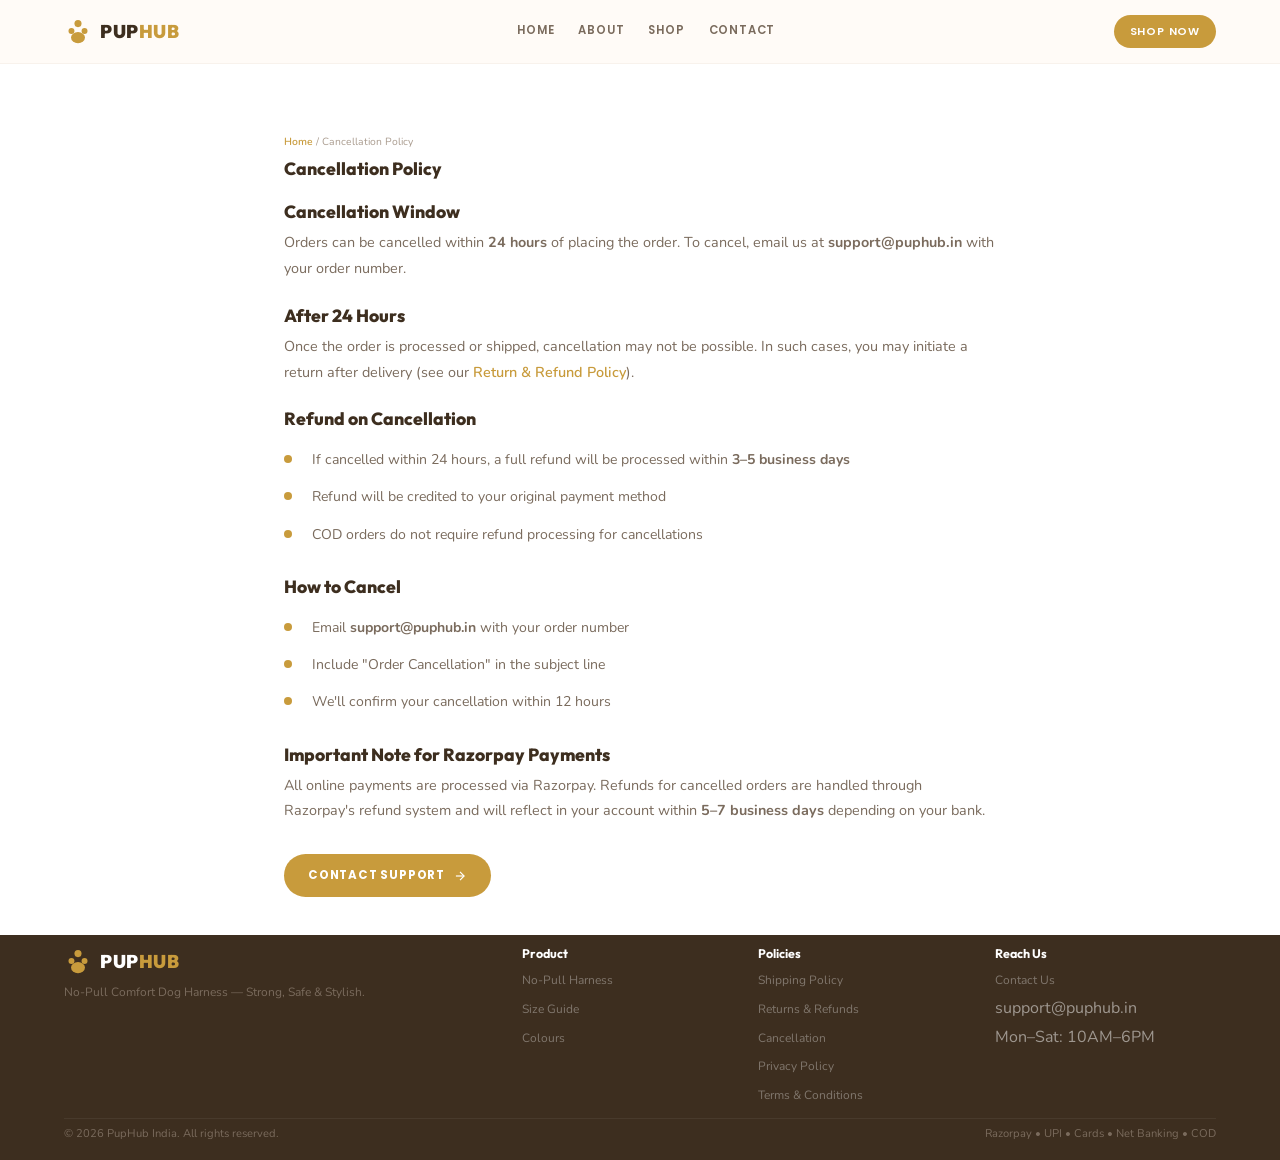
<file: cancellation.html>
<!DOCTYPE html>
<html lang="en">
<head>
<meta charset="UTF-8"><meta name="viewport" content="width=device-width,initial-scale=1.0">
<title>Cancellation Policy — PupHub</title>
<meta name="description" content="PupHub cancellation policy. Cancel your order within 24 hours of placing it. Once processed or shipped, cancellation may not be possible.">
<link rel="stylesheet" href="css/style.css">
</head>
<body>
<header class="hdr" id="hdr">
<div class="container hdr-in">
<a href="index.html" class="logo"><svg viewBox="0 0 30 30" width="28" height="28"><circle cx="15" cy="6" r="3.8" fill="#C89B3C"/><circle cx="8" cy="14" r="3.2" fill="#C89B3C"/><circle cx="22" cy="14" r="3.2" fill="#C89B3C"/><ellipse cx="15" cy="21" rx="7.5" ry="6" fill="#C89B3C"/></svg><span class="lt">PUP<span>HUB</span></span></a>
<nav class="mn"><a href="index.html">Home</a><a href="about.html">About</a><a href="index.html#products">Shop</a><a href="contact.html">Contact</a></nav>
<div class="hdr-r"><a href="index.html#products" class="rg-btn">SHOP NOW</a><button class="mob-t" id="mobToggle" aria-label="Menu"><svg viewBox="0 0 24 24" fill="none" stroke="currentColor" stroke-width="2"><line x1="3" y1="6" x2="21" y2="6"/><line x1="3" y1="12" x2="21" y2="12"/><line x1="3" y1="18" x2="21" y2="18"/></svg></button></div>
</div>
</header>

<section class="page-content" style="padding-top:70px">
<div class="container">
<div style="font-size:.65rem;color:var(--text-m);margin-bottom:8px"><a href="index.html" style="color:var(--gold);font-weight:600">Home</a> / Cancellation Policy</div>
<h2 style="margin-top:0">Cancellation Policy</h2>
<h2>Cancellation Window</h2>
<p>Orders can be cancelled within <strong>24 hours</strong> of placing the order. To cancel, email us at <strong>support@puphub.in</strong> with your order number.</p>

<h2>After 24 Hours</h2>
<p>Once the order is processed or shipped, cancellation may not be possible. In such cases, you may initiate a return after delivery (see our <a href="returns.html" style="color:var(--gold);font-weight:600">Return &amp; Refund Policy</a>).</p>

<h2>Refund on Cancellation</h2>
<ul>
<li>If cancelled within 24 hours, a full refund will be processed within <strong>3–5 business days</strong></li>
<li>Refund will be credited to your original payment method</li>
<li>COD orders do not require refund processing for cancellations</li>
</ul>

<h2>How to Cancel</h2>
<ul>
<li>Email <strong>support@puphub.in</strong> with your order number</li>
<li>Include "Order Cancellation" in the subject line</li>
<li>We'll confirm your cancellation within 12 hours</li>
</ul>

<h2>Important Note for Razorpay Payments</h2>
<p>All online payments are processed via Razorpay. Refunds for cancelled orders are handled through Razorpay's refund system and will reflect in your account within <strong>5–7 business days</strong> depending on your bank.</p>

<p style="margin-top:30px"><a href="contact.html" class="exp-btn">Contact Support <svg viewBox="0 0 24 24" fill="none" stroke="currentColor" stroke-width="2"><line x1="5" y1="12" x2="19" y2="12"/><polyline points="12 5 19 12 12 19"/></svg></a></p>
</div>
</section>

<footer class="ft">
<div class="container">
<div class="ft-g">
<div class="ft-brand"><a href="index.html" class="logo"><svg viewBox="0 0 30 30" width="26" height="26"><circle cx="15" cy="6" r="3.8" fill="#C89B3C"/><circle cx="8" cy="14" r="3.2" fill="#C89B3C"/><circle cx="22" cy="14" r="3.2" fill="#C89B3C"/><ellipse cx="15" cy="21" rx="7.5" ry="6" fill="#C89B3C"/></svg><span class="lt" style="color:#fff">PUP<span>HUB</span></span></a><p>No-Pull Comfort Dog Harness — Strong, Safe &amp; Stylish.</p></div>
<div class="ft-col"><h4>Product</h4><ul><li><a href="index.html#products">No-Pull Harness</a></li><li><a href="index.html#sizing">Size Guide</a></li><li><a href="index.html#products">Colours</a></li></ul></div>
<div class="ft-col"><h4>Policies</h4><ul><li><a href="shipping.html">Shipping Policy</a></li><li><a href="returns.html">Returns &amp; Refunds</a></li><li><a href="cancellation.html">Cancellation</a></li><li><a href="privacy.html">Privacy Policy</a></li><li><a href="terms.html">Terms &amp; Conditions</a></li></ul></div>
<div class="ft-col"><h4>Reach Us</h4><ul><li><a href="contact.html">Contact Us</a></li><li>support@puphub.in</li><li>Mon–Sat: 10AM–6PM</li></ul></div>
</div>
<div class="ft-bot"><p>&copy; 2026 PupHub India. All rights reserved.</p><p>Razorpay &bull; UPI &bull; Cards &bull; Net Banking &bull; COD</p></div>
</div>
</footer>
<script src="js/main.js"></script>
</body>
</html>
</file>
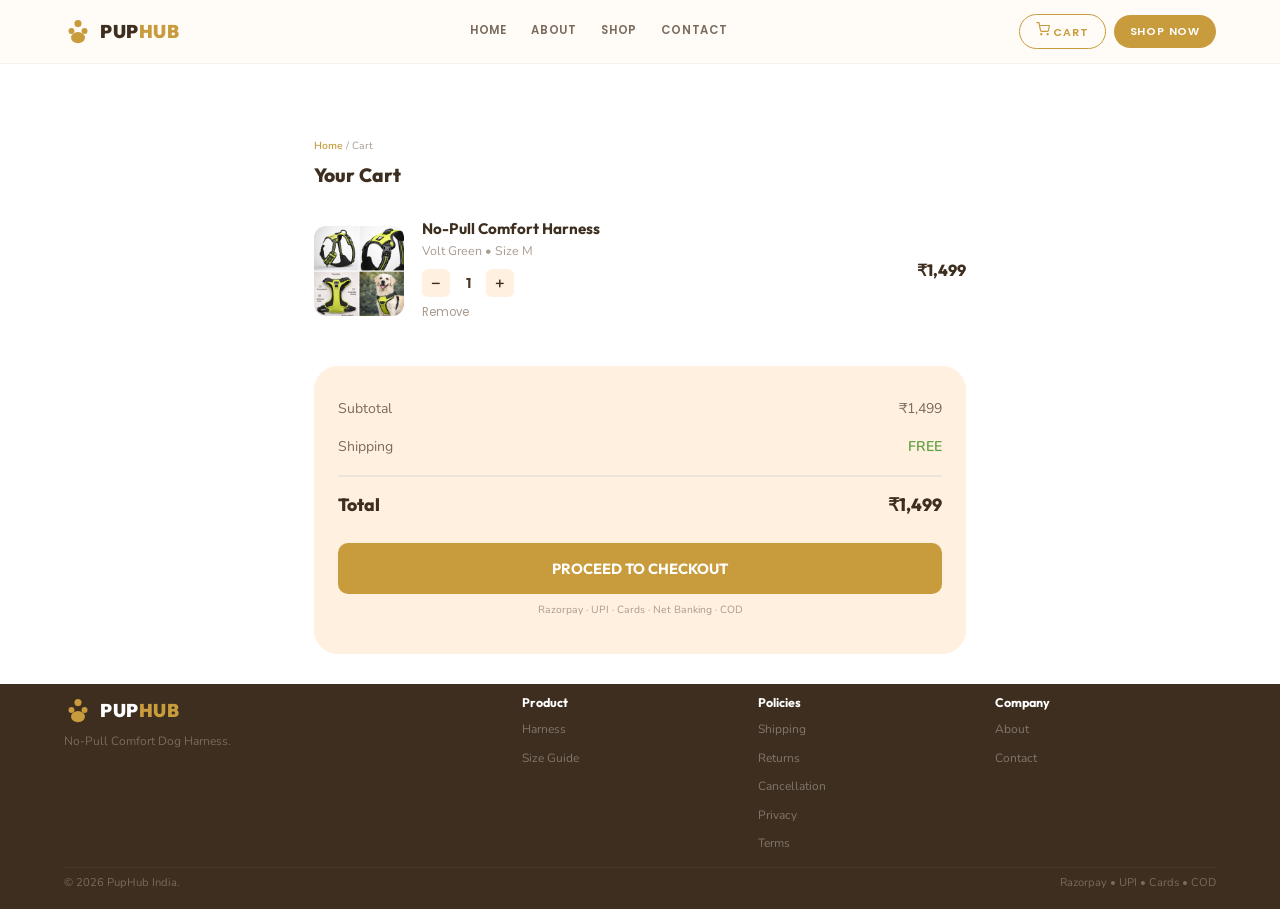
<file: cart.html>
<!DOCTYPE html>
<html lang="en">
<head>
<meta charset="UTF-8"><meta name="viewport" content="width=device-width,initial-scale=1.0">
<title>Your Cart — PupHub</title>
<meta name="description" content="Review your PupHub cart and checkout securely via Razorpay.">
<link rel="stylesheet" href="css/style.css">
</head>
<body>
<header class="hdr" id="hdr">
<div class="container hdr-in">
<a href="index.html" class="logo"><svg viewBox="0 0 30 30" width="28" height="28"><circle cx="15" cy="6" r="3.8" fill="#C89B3C"/><circle cx="8" cy="14" r="3.2" fill="#C89B3C"/><circle cx="22" cy="14" r="3.2" fill="#C89B3C"/><ellipse cx="15" cy="21" rx="7.5" ry="6" fill="#C89B3C"/></svg><span class="lt">PUP<span>HUB</span></span></a>
<nav class="mn"><a href="index.html">Home</a><a href="about.html">About</a><a href="store.html">Shop</a><a href="contact.html">Contact</a></nav>
<div class="hdr-r"><a href="cart.html" class="si-btn active"><svg width="14" height="14" viewBox="0 0 24 24" fill="none" stroke="currentColor" stroke-width="2"><circle cx="9" cy="21" r="1"/><circle cx="20" cy="21" r="1"/><path d="M1 1h4l2.68 13.39a2 2 0 0 0 2 1.61h9.72a2 2 0 0 0 2-1.61L23 6H6"/></svg> CART</a><a href="store.html" class="rg-btn">SHOP NOW</a><button class="mob-t" id="mobToggle" aria-label="Menu"><svg viewBox="0 0 24 24" fill="none" stroke="currentColor" stroke-width="2"><line x1="3" y1="6" x2="21" y2="6"/><line x1="3" y1="12" x2="21" y2="12"/><line x1="3" y1="18" x2="21" y2="18"/></svg></button></div>
</div>
</header>

<section style="padding:74px 0 30px;background:#fff">
<div class="container" style="max-width:700px">
<div style="font-size:.65rem;color:var(--text-m);margin-bottom:10px"><a href="index.html" style="color:var(--gold);font-weight:600">Home</a> / <span>Cart</span></div>
<h2 style="font-size:1.2rem;margin-bottom:14px">Your Cart</h2>

<div id="cartItems">
<div class="cart-item">
<div class="cart-item-img"><img src="images/harness-green.jpg" alt="Volt Green"></div>
<div class="cart-item-info">
<h3>No-Pull Comfort Harness</h3>
<p>Volt Green &bull; Size M</p>
<div class="cart-qty">
<button onclick="updQty(-1)">−</button>
<span id="qty">1</span>
<button onclick="updQty(1)">+</button>
</div>
<div class="cart-remove" onclick="removeItem()">Remove</div>
</div>
<div class="cart-item-price" id="itemPrice">₹1,499</div>
</div>
</div>

<div class="cart-summary" id="cartSummary">
<div class="cart-row"><span>Subtotal</span><span id="sub">₹1,499</span></div>
<div class="cart-row"><span>Shipping</span><span style="color:var(--green);font-weight:600">FREE</span></div>
<div class="cart-row total"><span>Total</span><span id="tot">₹1,499</span></div>
<a href="checkout.html" class="cart-checkout" style="display:block;text-align:center;text-decoration:none">PROCEED TO CHECKOUT</a>
<p style="text-align:center;font-size:.65rem;color:var(--text-m);margin-top:8px">Razorpay · UPI · Cards · Net Banking · COD</p>
</div>

<div class="cart-empty" id="emptyCart" style="display:none">
<svg viewBox="0 0 24 24"><circle cx="9" cy="21" r="1"/><circle cx="20" cy="21" r="1"/><path d="M1 1h4l2.68 13.39a2 2 0 0 0 2 1.61h9.72a2 2 0 0 0 2-1.61L23 6H6"/></svg>
<h3 style="margin-bottom:6px">Your cart is empty</h3>
<p style="font-size:.82rem">Looks like you haven't added anything yet.</p>
<a href="store.html" class="exp-btn" style="margin-top:10px">Browse Harness <svg viewBox="0 0 24 24" fill="none" stroke="currentColor" stroke-width="2"><line x1="5" y1="12" x2="19" y2="12"/><polyline points="12 5 19 12 12 19"/></svg></a>
</div>
</div>
</section>

<footer class="ft">
<div class="container">
<div class="ft-g">
<div class="ft-brand"><a href="index.html" class="logo"><svg viewBox="0 0 30 30" width="26" height="26"><circle cx="15" cy="6" r="3.8" fill="#C89B3C"/><circle cx="8" cy="14" r="3.2" fill="#C89B3C"/><circle cx="22" cy="14" r="3.2" fill="#C89B3C"/><ellipse cx="15" cy="21" rx="7.5" ry="6" fill="#C89B3C"/></svg><span class="lt" style="color:#fff">PUP<span>HUB</span></span></a><p>No-Pull Comfort Dog Harness.</p></div>
<div class="ft-col"><h4>Product</h4><ul><li><a href="store.html">Harness</a></li><li><a href="index.html#sizing">Size Guide</a></li></ul></div>
<div class="ft-col"><h4>Policies</h4><ul><li><a href="shipping.html">Shipping</a></li><li><a href="returns.html">Returns</a></li><li><a href="cancellation.html">Cancellation</a></li><li><a href="privacy.html">Privacy</a></li><li><a href="terms.html">Terms</a></li></ul></div>
<div class="ft-col"><h4>Company</h4><ul><li><a href="about.html">About</a></li><li><a href="contact.html">Contact</a></li></ul></div>
</div>
<div class="ft-bot"><p>&copy; 2026 PupHub India.</p><p>Razorpay &bull; UPI &bull; Cards &bull; COD</p></div>
</div>
</footer>

<script src="js/main.js"></script>
<script>
let qty=1;const price=1499;
function updQty(d){qty=Math.max(1,qty+d);document.getElementById('qty').textContent=qty;const t='₹'+(price*qty).toLocaleString('en-IN');document.getElementById('itemPrice').textContent=t;document.getElementById('sub').textContent=t;document.getElementById('tot').textContent=t}
function removeItem(){document.getElementById('cartItems').style.display='none';document.getElementById('cartSummary').style.display='none';document.getElementById('emptyCart').style.display='block'}
</script>
</body>
</html>
</file>
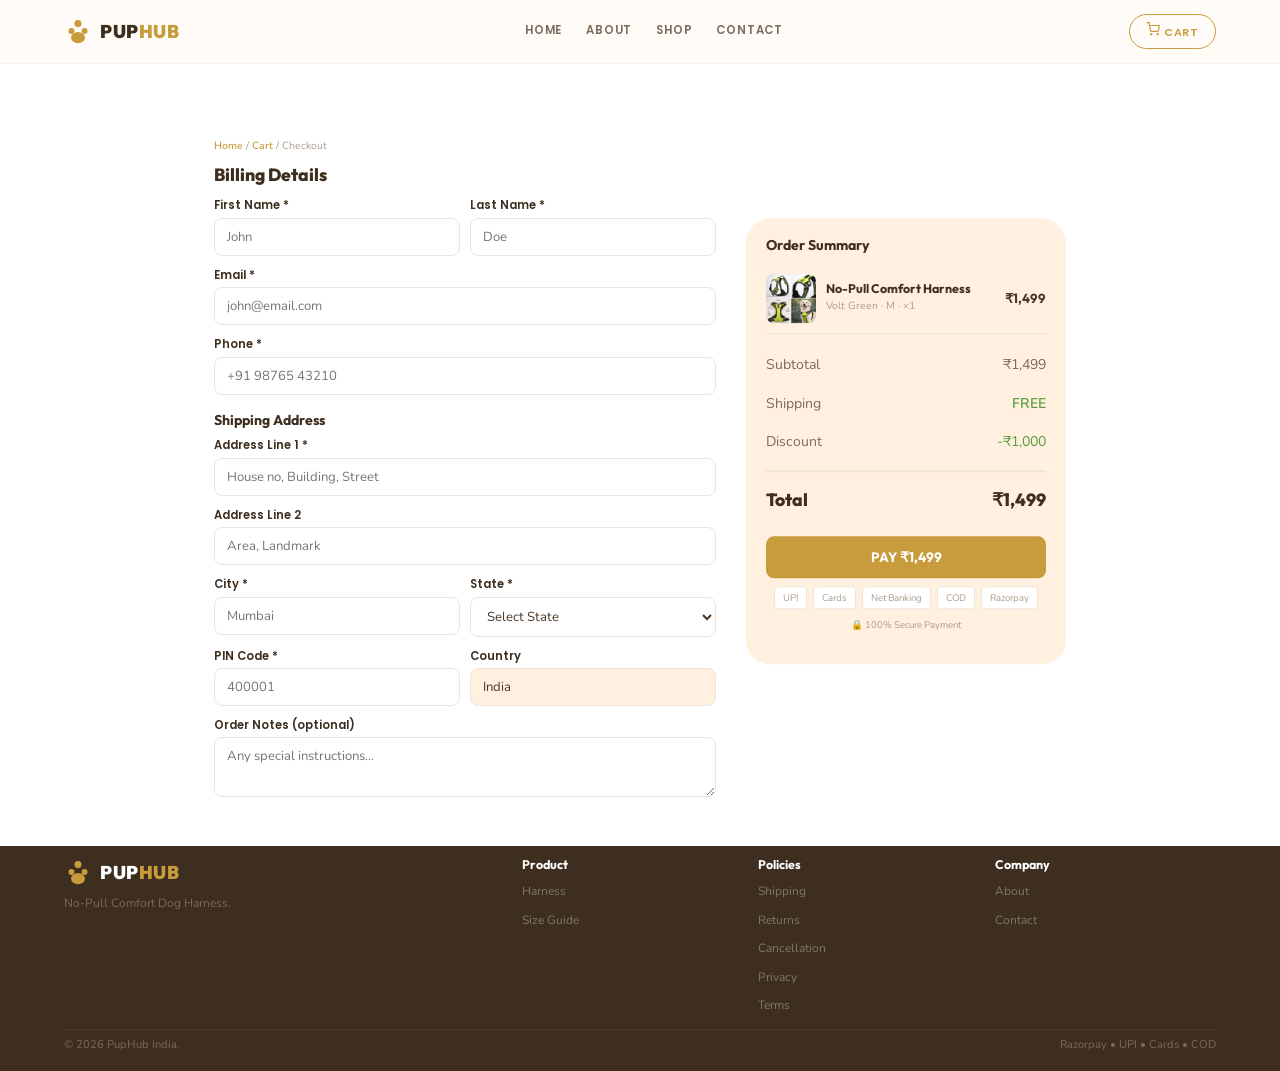
<file: checkout.html>
<!DOCTYPE html>
<html lang="en">
<head>
<meta charset="UTF-8"><meta name="viewport" content="width=device-width,initial-scale=1.0">
<title>Checkout — PupHub</title>
<meta name="description" content="Complete your PupHub order. Secure checkout via Razorpay.">
<link rel="stylesheet" href="css/style.css">
<style>
.ck-wrap{display:flex;gap:30px;align-items:flex-start}
.ck-form{flex:1}
.ck-order{width:320px;flex-shrink:0;background:var(--cream2);border-radius:var(--r-lg);padding:20px;position:sticky;top:80px}
.ck-form h2{font-size:1.1rem;margin-bottom:12px}
.ck-form h3{font-size:.88rem;margin:18px 0 8px;color:var(--brown)}
.fg{margin-bottom:10px}
.fg label{display:block;font-size:.72rem;font-weight:600;color:var(--brown);margin-bottom:3px;font-family:var(--fp)}
.fg input,.fg select,.fg textarea{width:100%;padding:9px 12px;border:1.5px solid var(--border);border-radius:8px;font-size:.82rem;font-family:var(--fb);color:var(--text);transition:border .2s;background:#fff}
.fg input:focus,.fg select:focus,.fg textarea:focus{outline:none;border-color:var(--gold)}
.fg textarea{resize:vertical;min-height:60px}
.fg-row{display:flex;gap:10px}
.fg-row .fg{flex:1}
.ck-order h3{font-size:.88rem;margin:0 0 10px}
.ck-order-item{display:flex;gap:10px;padding:10px 0;border-bottom:1px solid var(--border);align-items:center}
.ck-order-item img{width:50px;height:50px;object-fit:cover;border-radius:8px}
.ck-order-item div{flex:1}
.ck-order-item h4{font-size:.78rem;margin-bottom:2px}
.ck-order-item p{font-size:.65rem;color:var(--text-m);margin:0}
.ck-order-item span{font-family:var(--fh);font-weight:700;font-size:.82rem}
.pay-btn{width:100%;padding:12px;background:var(--gold);color:#fff;font-family:var(--fh);font-size:.85rem;font-weight:700;border-radius:8px;margin-top:14px;transition:all var(--ease);cursor:pointer;border:none}
.pay-btn:hover{background:var(--gold-dk);box-shadow:var(--s-gold)}
.pay-methods{display:flex;gap:6px;justify-content:center;margin-top:8px;flex-wrap:wrap}
.pay-methods span{font-size:.6rem;color:var(--text-m);background:#fff;padding:3px 8px;border-radius:4px;border:1px solid var(--border)}
@media(max-width:768px){.ck-wrap{flex-direction:column}.ck-order{width:100%;position:static}}
</style>
</head>
<body>
<header class="hdr" id="hdr">
<div class="container hdr-in">
<a href="index.html" class="logo"><svg viewBox="0 0 30 30" width="28" height="28"><circle cx="15" cy="6" r="3.8" fill="#C89B3C"/><circle cx="8" cy="14" r="3.2" fill="#C89B3C"/><circle cx="22" cy="14" r="3.2" fill="#C89B3C"/><ellipse cx="15" cy="21" rx="7.5" ry="6" fill="#C89B3C"/></svg><span class="lt">PUP<span>HUB</span></span></a>
<nav class="mn"><a href="index.html">Home</a><a href="about.html">About</a><a href="store.html">Shop</a><a href="contact.html">Contact</a></nav>
<div class="hdr-r"><a href="cart.html" class="si-btn"><svg width="14" height="14" viewBox="0 0 24 24" fill="none" stroke="currentColor" stroke-width="2"><circle cx="9" cy="21" r="1"/><circle cx="20" cy="21" r="1"/><path d="M1 1h4l2.68 13.39a2 2 0 0 0 2 1.61h9.72a2 2 0 0 0 2-1.61L23 6H6"/></svg> CART</a><button class="mob-t" id="mobToggle" aria-label="Menu"><svg viewBox="0 0 24 24" fill="none" stroke="currentColor" stroke-width="2"><line x1="3" y1="6" x2="21" y2="6"/><line x1="3" y1="12" x2="21" y2="12"/><line x1="3" y1="18" x2="21" y2="18"/></svg></button></div>
</div>
</header>

<section style="padding:74px 0 30px;background:#fff">
<div class="container" style="max-width:900px">
<div style="font-size:.65rem;color:var(--text-m);margin-bottom:10px"><a href="index.html" style="color:var(--gold);font-weight:600">Home</a> / <a href="cart.html" style="color:var(--gold);font-weight:600">Cart</a> / <span>Checkout</span></div>

<div class="ck-wrap">
<!-- Billing Form -->
<div class="ck-form">
<h2>Billing Details</h2>
<form id="checkoutForm" onsubmit="placeOrder(event)">
<div class="fg-row">
<div class="fg"><label>First Name *</label><input type="text" required placeholder="John"></div>
<div class="fg"><label>Last Name *</label><input type="text" required placeholder="Doe"></div>
</div>
<div class="fg"><label>Email *</label><input type="email" required placeholder="john@email.com"></div>
<div class="fg"><label>Phone *</label><input type="tel" required placeholder="+91 98765 43210"></div>

<h3>Shipping Address</h3>
<div class="fg"><label>Address Line 1 *</label><input type="text" required placeholder="House no, Building, Street"></div>
<div class="fg"><label>Address Line 2</label><input type="text" placeholder="Area, Landmark"></div>
<div class="fg-row">
<div class="fg"><label>City *</label><input type="text" required placeholder="Mumbai"></div>
<div class="fg"><label>State *</label>
<select required>
<option value="">Select State</option>
<option>Andhra Pradesh</option><option>Delhi</option><option>Goa</option><option>Gujarat</option><option>Karnataka</option><option>Kerala</option><option>Madhya Pradesh</option><option>Maharashtra</option><option>Punjab</option><option>Rajasthan</option><option>Tamil Nadu</option><option>Telangana</option><option>Uttar Pradesh</option><option>West Bengal</option><option>Other</option>
</select>
</div>
</div>
<div class="fg-row">
<div class="fg"><label>PIN Code *</label><input type="text" required placeholder="400001" pattern="[0-9]{6}" maxlength="6"></div>
<div class="fg"><label>Country</label><input type="text" value="India" readonly style="background:var(--cream2)"></div>
</div>
<div class="fg"><label>Order Notes (optional)</label><textarea placeholder="Any special instructions..."></textarea></div>
</form>
</div>

<!-- Order Summary -->
<div class="ck-order">
<h3>Order Summary</h3>
<div class="ck-order-item">
<img src="images/harness-green.jpg" alt="Harness">
<div>
<h4>No-Pull Comfort Harness</h4>
<p>Volt Green · M · ×1</p>
</div>
<span>₹1,499</span>
</div>

<div style="margin-top:12px">
<div class="cart-row"><span>Subtotal</span><span>₹1,499</span></div>
<div class="cart-row"><span>Shipping</span><span style="color:var(--green);font-weight:600">FREE</span></div>
<div class="cart-row"><span>Discount</span><span style="color:var(--green)">-₹1,000</span></div>
<div class="cart-row total"><span>Total</span><span>₹1,499</span></div>
</div>

<button type="submit" class="pay-btn" onclick="placeOrder(event)">PAY ₹1,499</button>
<div class="pay-methods">
<span>UPI</span><span>Cards</span><span>Net Banking</span><span>COD</span><span>Razorpay</span>
</div>
<p style="font-size:.6rem;color:var(--text-m);text-align:center;margin-top:8px">🔒 100% Secure Payment</p>
</div>
</div>
</div>
</section>

<footer class="ft">
<div class="container">
<div class="ft-g">
<div class="ft-brand"><a href="index.html" class="logo"><svg viewBox="0 0 30 30" width="26" height="26"><circle cx="15" cy="6" r="3.8" fill="#C89B3C"/><circle cx="8" cy="14" r="3.2" fill="#C89B3C"/><circle cx="22" cy="14" r="3.2" fill="#C89B3C"/><ellipse cx="15" cy="21" rx="7.5" ry="6" fill="#C89B3C"/></svg><span class="lt" style="color:#fff">PUP<span>HUB</span></span></a><p>No-Pull Comfort Dog Harness.</p></div>
<div class="ft-col"><h4>Product</h4><ul><li><a href="store.html">Harness</a></li><li><a href="index.html#sizing">Size Guide</a></li></ul></div>
<div class="ft-col"><h4>Policies</h4><ul><li><a href="shipping.html">Shipping</a></li><li><a href="returns.html">Returns</a></li><li><a href="cancellation.html">Cancellation</a></li><li><a href="privacy.html">Privacy</a></li><li><a href="terms.html">Terms</a></li></ul></div>
<div class="ft-col"><h4>Company</h4><ul><li><a href="about.html">About</a></li><li><a href="contact.html">Contact</a></li></ul></div>
</div>
<div class="ft-bot"><p>&copy; 2026 PupHub India.</p><p>Razorpay &bull; UPI &bull; Cards &bull; COD</p></div>
</div>
</footer>

<div class="toast-box" id="toastBox"></div>
<script src="js/main.js"></script>
<script>
function placeOrder(e){e.preventDefault();if(typeof toast==='function')toast('Order placed! Redirecting to Razorpay...');else alert('Order placed! Redirecting to payment...')}
</script>
</body>
</html>
</file>
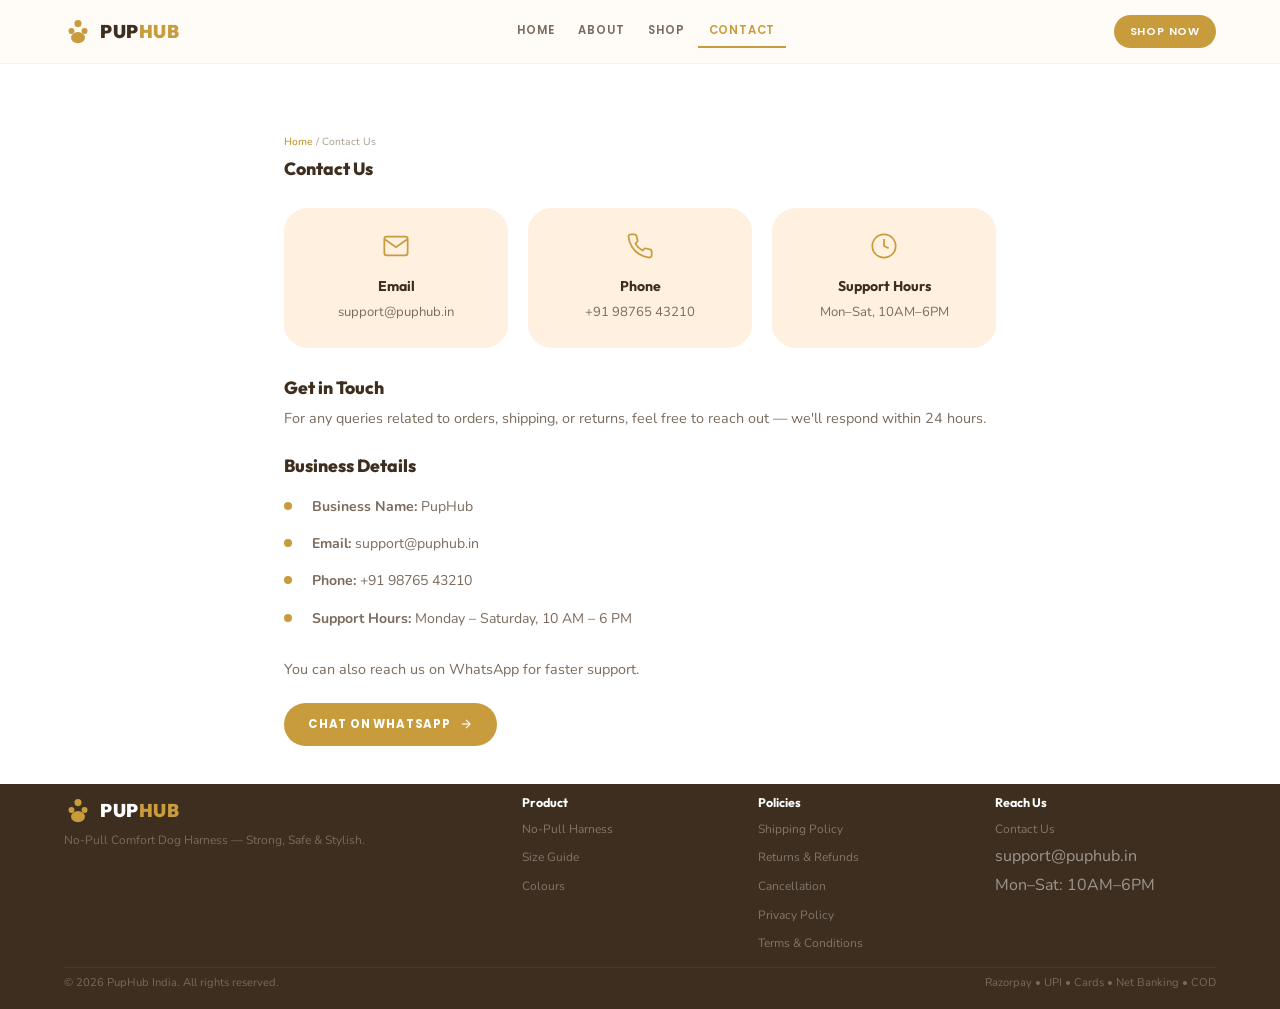
<file: contact.html>
<!DOCTYPE html>
<html lang="en">
<head>
<meta charset="UTF-8"><meta name="viewport" content="width=device-width,initial-scale=1.0">
<title>Contact Us — PupHub | Get in Touch</title>
<meta name="description" content="Contact PupHub for order queries, shipping info, or product support. Email us at support@puphub.in. We respond within 24 hours.">
<link rel="stylesheet" href="css/style.css">
</head>
<body>
<header class="hdr" id="hdr">
<div class="container hdr-in">
<a href="index.html" class="logo"><svg viewBox="0 0 30 30" width="28" height="28"><circle cx="15" cy="6" r="3.8" fill="#C89B3C"/><circle cx="8" cy="14" r="3.2" fill="#C89B3C"/><circle cx="22" cy="14" r="3.2" fill="#C89B3C"/><ellipse cx="15" cy="21" rx="7.5" ry="6" fill="#C89B3C"/></svg><span class="lt">PUP<span>HUB</span></span></a>
<nav class="mn"><a href="index.html">Home</a><a href="about.html">About</a><a href="index.html#products">Shop</a><a href="contact.html" class="active">Contact</a></nav>
<div class="hdr-r"><a href="index.html#products" class="rg-btn">SHOP NOW</a><button class="mob-t" id="mobToggle" aria-label="Menu"><svg viewBox="0 0 24 24" fill="none" stroke="currentColor" stroke-width="2"><line x1="3" y1="6" x2="21" y2="6"/><line x1="3" y1="12" x2="21" y2="12"/><line x1="3" y1="18" x2="21" y2="18"/></svg></button></div>
</div>
</header>

<section class="page-content" style="padding-top:70px">
<div class="container">
<div style="font-size:.65rem;color:var(--text-m);margin-bottom:8px"><a href="index.html" style="color:var(--gold);font-weight:600">Home</a> / Contact Us</div>
<h2 style="margin-top:0">Contact Us</h2>
<div class="contact-grid">
<div class="contact-card">
<svg viewBox="0 0 24 24"><path d="M4 4h16c1.1 0 2 .9 2 2v12c0 1.1-.9 2-2 2H4c-1.1 0-2-.9-2-2V6c0-1.1.9-2 2-2z"/><polyline points="22,6 12,13 2,6"/></svg>
<h4>Email</h4>
<p>support@puphub.in</p>
</div>
<div class="contact-card">
<svg viewBox="0 0 24 24"><path d="M22 16.92v3a2 2 0 01-2.18 2 19.79 19.79 0 01-8.63-3.07 19.5 19.5 0 01-6-6 19.79 19.79 0 01-3.07-8.67A2 2 0 014.11 2h3a2 2 0 012 1.72 12.84 12.84 0 00.7 2.81 2 2 0 01-.45 2.11L8.09 9.91a16 16 0 006 6l1.27-1.27a2 2 0 012.11-.45 12.84 12.84 0 002.81.7A2 2 0 0122 16.92z"/></svg>
<h4>Phone</h4>
<p>+91 98765 43210</p>
</div>
<div class="contact-card">
<svg viewBox="0 0 24 24"><circle cx="12" cy="12" r="10"/><polyline points="12 6 12 12 16 14"/></svg>
<h4>Support Hours</h4>
<p>Mon–Sat, 10AM–6PM</p>
</div>
</div>

<h2>Get in Touch</h2>
<p>For any queries related to orders, shipping, or returns, feel free to reach out — we'll respond within 24 hours.</p>

<h2>Business Details</h2>
<ul>
<li><strong>Business Name:</strong> PupHub</li>
<li><strong>Email:</strong> support@puphub.in</li>
<li><strong>Phone:</strong> +91 98765 43210</li>
<li><strong>Support Hours:</strong> Monday – Saturday, 10 AM – 6 PM</li>
</ul>

<p>You can also reach us on WhatsApp for faster support.</p>
<p style="margin-top:20px"><a href="https://wa.me/919999999999" class="exp-btn" target="_blank">Chat on WhatsApp <svg viewBox="0 0 24 24" fill="none" stroke="currentColor" stroke-width="2"><line x1="5" y1="12" x2="19" y2="12"/><polyline points="12 5 19 12 12 19"/></svg></a></p>
</div>
</section>

<footer class="ft">
<div class="container">
<div class="ft-g">
<div class="ft-brand"><a href="index.html" class="logo"><svg viewBox="0 0 30 30" width="26" height="26"><circle cx="15" cy="6" r="3.8" fill="#C89B3C"/><circle cx="8" cy="14" r="3.2" fill="#C89B3C"/><circle cx="22" cy="14" r="3.2" fill="#C89B3C"/><ellipse cx="15" cy="21" rx="7.5" ry="6" fill="#C89B3C"/></svg><span class="lt" style="color:#fff">PUP<span>HUB</span></span></a><p>No-Pull Comfort Dog Harness — Strong, Safe &amp; Stylish.</p></div>
<div class="ft-col"><h4>Product</h4><ul><li><a href="index.html#products">No-Pull Harness</a></li><li><a href="index.html#sizing">Size Guide</a></li><li><a href="index.html#products">Colours</a></li></ul></div>
<div class="ft-col"><h4>Policies</h4><ul><li><a href="shipping.html">Shipping Policy</a></li><li><a href="returns.html">Returns &amp; Refunds</a></li><li><a href="cancellation.html">Cancellation</a></li><li><a href="privacy.html">Privacy Policy</a></li><li><a href="terms.html">Terms &amp; Conditions</a></li></ul></div>
<div class="ft-col"><h4>Reach Us</h4><ul><li><a href="contact.html">Contact Us</a></li><li>support@puphub.in</li><li>Mon–Sat: 10AM–6PM</li></ul></div>
</div>
<div class="ft-bot"><p>&copy; 2026 PupHub India. All rights reserved.</p><p>Razorpay &bull; UPI &bull; Cards &bull; Net Banking &bull; COD</p></div>
</div>
</footer>
<script src="js/main.js"></script>
</body>
</html>
</file>
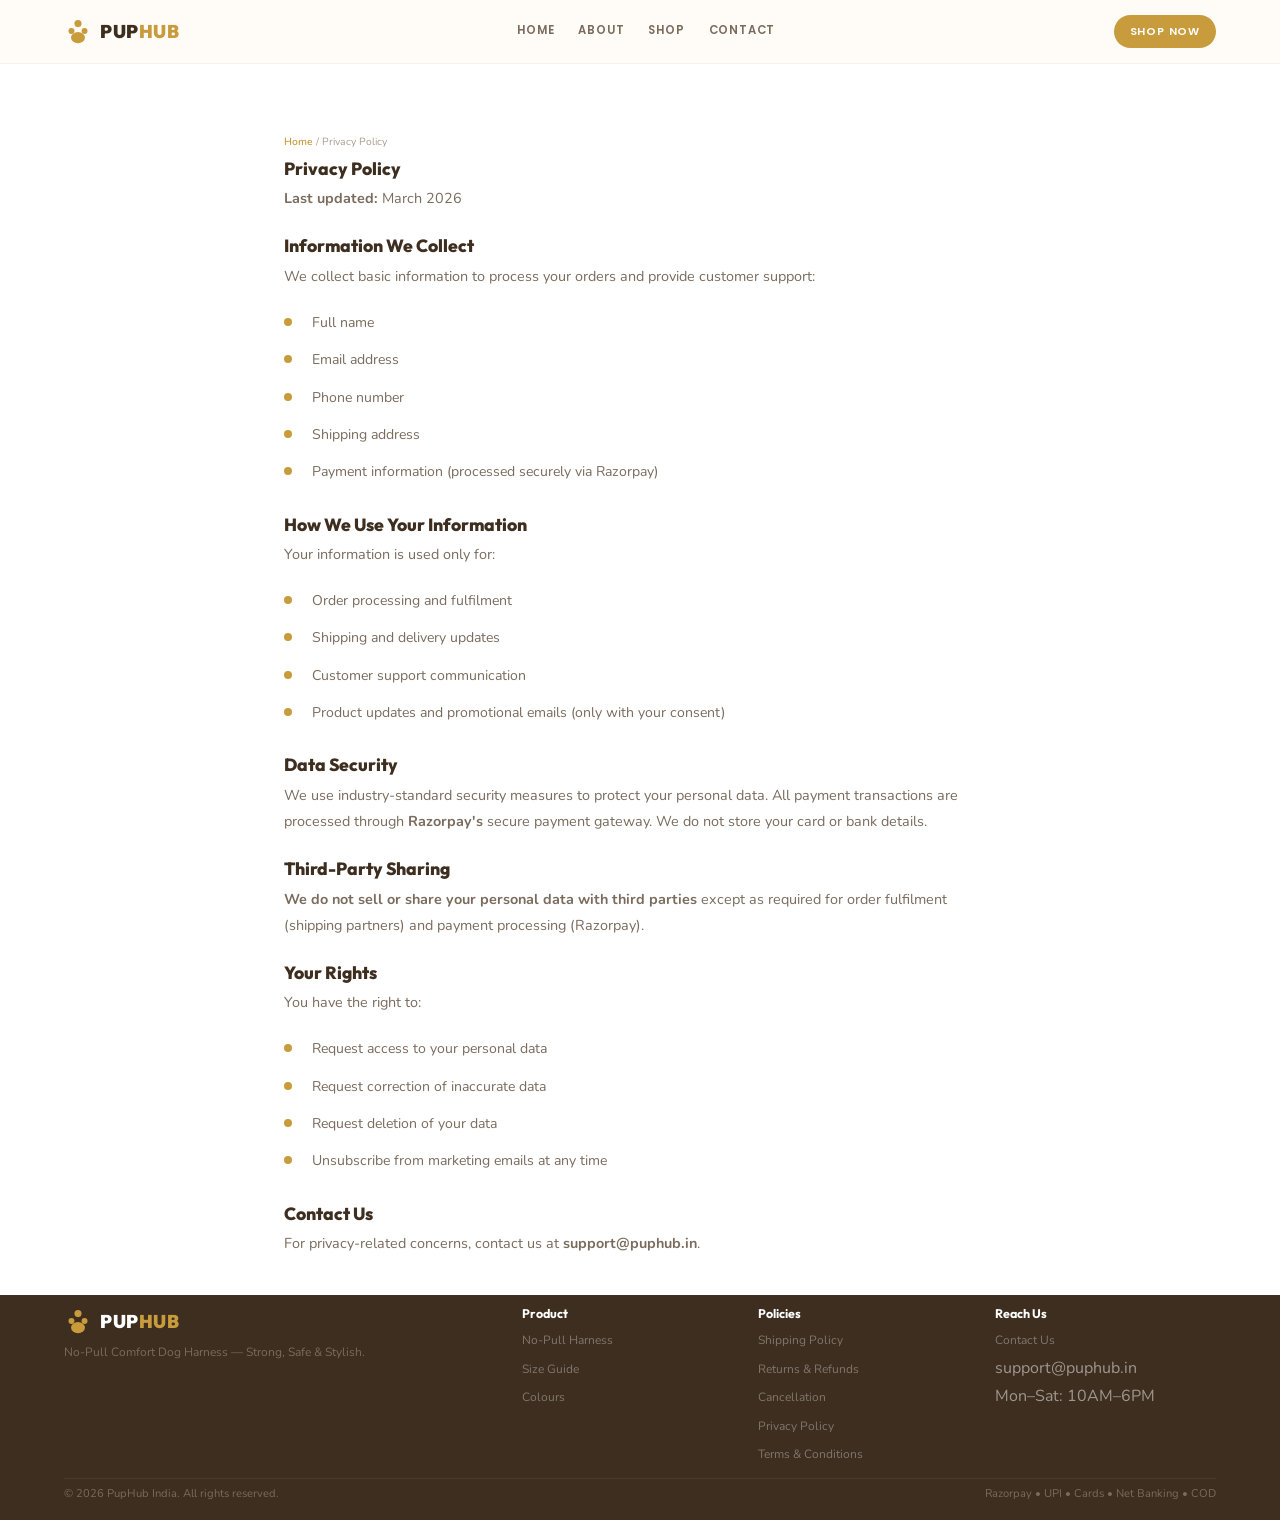
<file: privacy.html>
<!DOCTYPE html>
<html lang="en">
<head>
<meta charset="UTF-8"><meta name="viewport" content="width=device-width,initial-scale=1.0">
<title>Privacy Policy — PupHub</title>
<meta name="description" content="PupHub privacy policy. We respect your privacy and protect your personal data. Read how we collect, use, and safeguard your information.">
<link rel="stylesheet" href="css/style.css">
</head>
<body>
<header class="hdr" id="hdr">
<div class="container hdr-in">
<a href="index.html" class="logo"><svg viewBox="0 0 30 30" width="28" height="28"><circle cx="15" cy="6" r="3.8" fill="#C89B3C"/><circle cx="8" cy="14" r="3.2" fill="#C89B3C"/><circle cx="22" cy="14" r="3.2" fill="#C89B3C"/><ellipse cx="15" cy="21" rx="7.5" ry="6" fill="#C89B3C"/></svg><span class="lt">PUP<span>HUB</span></span></a>
<nav class="mn"><a href="index.html">Home</a><a href="about.html">About</a><a href="index.html#products">Shop</a><a href="contact.html">Contact</a></nav>
<div class="hdr-r"><a href="index.html#products" class="rg-btn">SHOP NOW</a><button class="mob-t" id="mobToggle" aria-label="Menu"><svg viewBox="0 0 24 24" fill="none" stroke="currentColor" stroke-width="2"><line x1="3" y1="6" x2="21" y2="6"/><line x1="3" y1="12" x2="21" y2="12"/><line x1="3" y1="18" x2="21" y2="18"/></svg></button></div>
</div>
</header>

<section class="page-content" style="padding-top:70px">
<div class="container">
<div style="font-size:.65rem;color:var(--text-m);margin-bottom:8px"><a href="index.html" style="color:var(--gold);font-weight:600">Home</a> / Privacy Policy</div>
<h2 style="margin-top:0">Privacy Policy</h2>
<p><strong>Last updated:</strong> March 2026</p>

<h2>Information We Collect</h2>
<p>We collect basic information to process your orders and provide customer support:</p>
<ul>
<li>Full name</li>
<li>Email address</li>
<li>Phone number</li>
<li>Shipping address</li>
<li>Payment information (processed securely via Razorpay)</li>
</ul>

<h2>How We Use Your Information</h2>
<p>Your information is used only for:</p>
<ul>
<li>Order processing and fulfilment</li>
<li>Shipping and delivery updates</li>
<li>Customer support communication</li>
<li>Product updates and promotional emails (only with your consent)</li>
</ul>

<h2>Data Security</h2>
<p>We use industry-standard security measures to protect your personal data. All payment transactions are processed through <strong>Razorpay's</strong> secure payment gateway. We do not store your card or bank details.</p>

<h2>Third-Party Sharing</h2>
<p><strong>We do not sell or share your personal data with third parties</strong> except as required for order fulfilment (shipping partners) and payment processing (Razorpay).</p>

<h2>Your Rights</h2>
<p>You have the right to:</p>
<ul>
<li>Request access to your personal data</li>
<li>Request correction of inaccurate data</li>
<li>Request deletion of your data</li>
<li>Unsubscribe from marketing emails at any time</li>
</ul>

<h2>Contact Us</h2>
<p>For privacy-related concerns, contact us at <strong>support@puphub.in</strong>.</p>
</div>
</section>

<footer class="ft">
<div class="container">
<div class="ft-g">
<div class="ft-brand"><a href="index.html" class="logo"><svg viewBox="0 0 30 30" width="26" height="26"><circle cx="15" cy="6" r="3.8" fill="#C89B3C"/><circle cx="8" cy="14" r="3.2" fill="#C89B3C"/><circle cx="22" cy="14" r="3.2" fill="#C89B3C"/><ellipse cx="15" cy="21" rx="7.5" ry="6" fill="#C89B3C"/></svg><span class="lt" style="color:#fff">PUP<span>HUB</span></span></a><p>No-Pull Comfort Dog Harness — Strong, Safe &amp; Stylish.</p></div>
<div class="ft-col"><h4>Product</h4><ul><li><a href="index.html#products">No-Pull Harness</a></li><li><a href="index.html#sizing">Size Guide</a></li><li><a href="index.html#products">Colours</a></li></ul></div>
<div class="ft-col"><h4>Policies</h4><ul><li><a href="shipping.html">Shipping Policy</a></li><li><a href="returns.html">Returns &amp; Refunds</a></li><li><a href="cancellation.html">Cancellation</a></li><li><a href="privacy.html">Privacy Policy</a></li><li><a href="terms.html">Terms &amp; Conditions</a></li></ul></div>
<div class="ft-col"><h4>Reach Us</h4><ul><li><a href="contact.html">Contact Us</a></li><li>support@puphub.in</li><li>Mon–Sat: 10AM–6PM</li></ul></div>
</div>
<div class="ft-bot"><p>&copy; 2026 PupHub India. All rights reserved.</p><p>Razorpay &bull; UPI &bull; Cards &bull; Net Banking &bull; COD</p></div>
</div>
</footer>
<script src="js/main.js"></script>
</body>
</html>
</file>
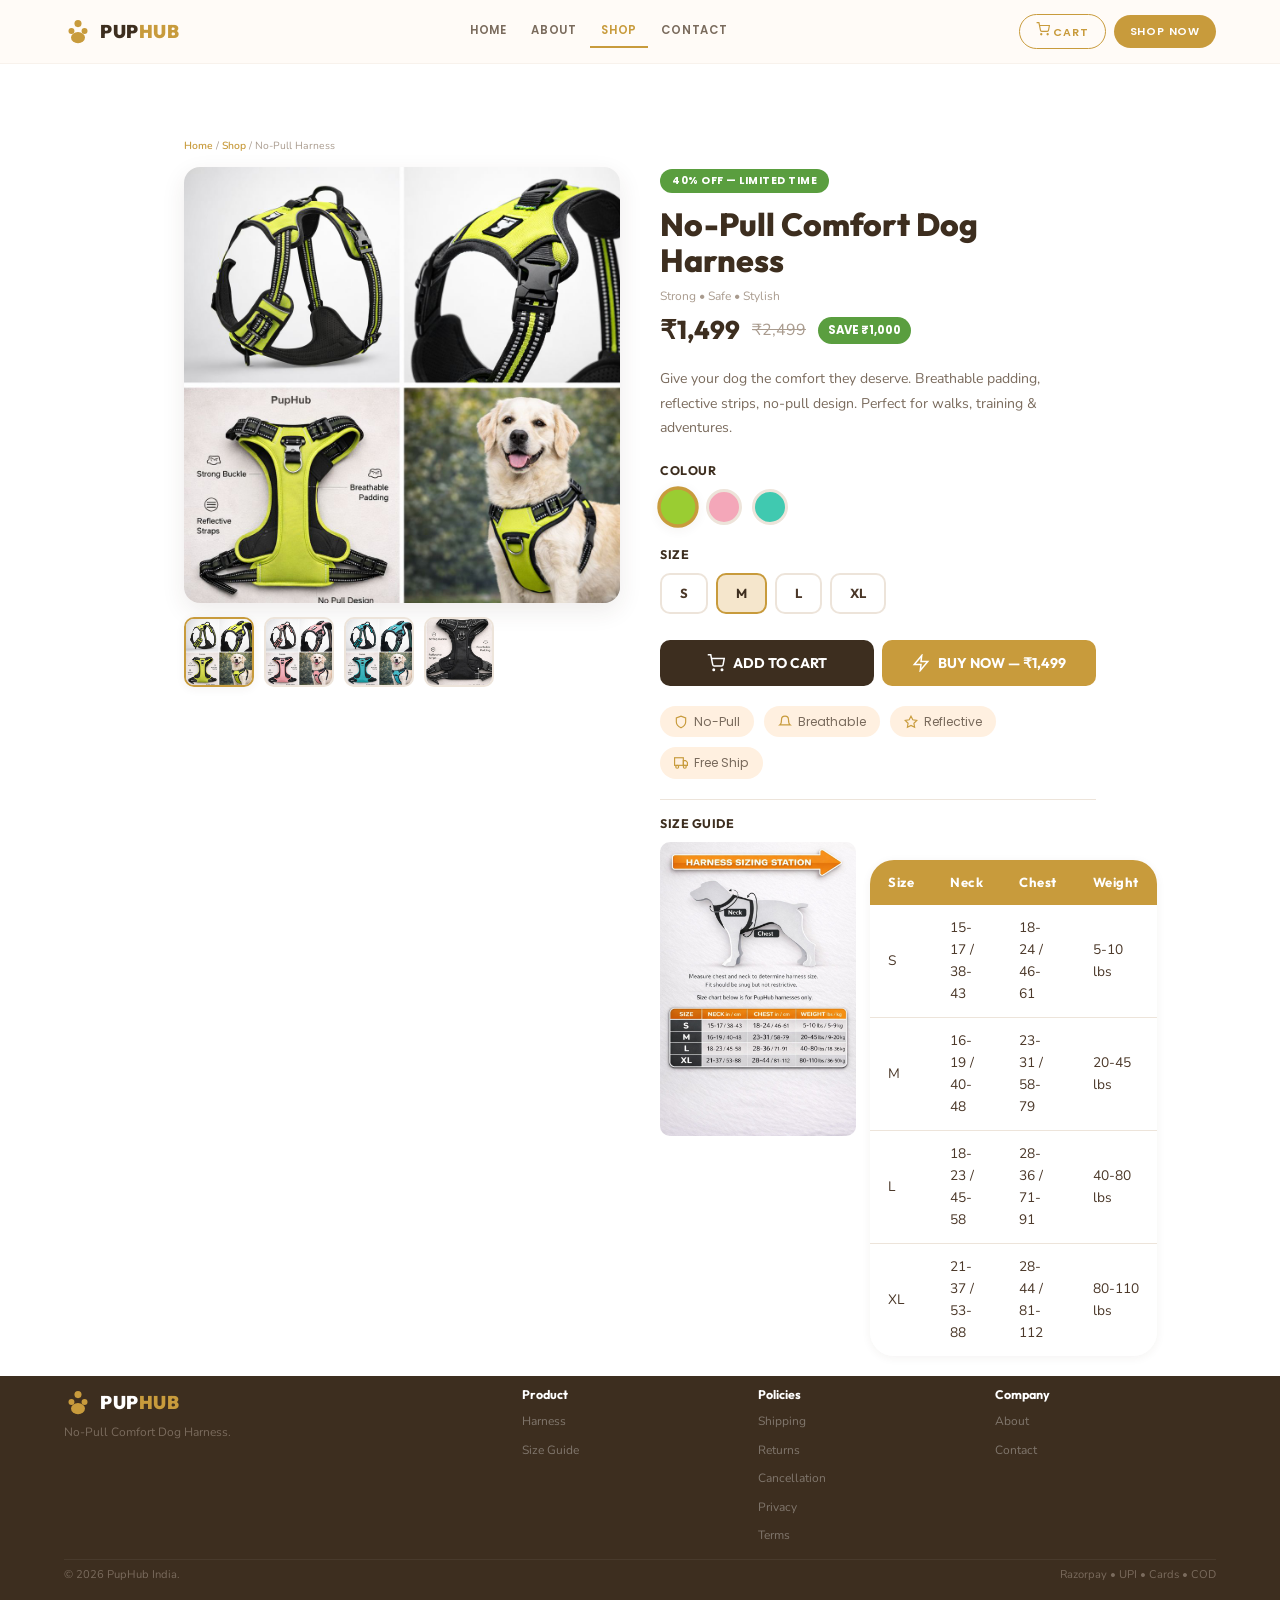
<file: product.html>
<!DOCTYPE html>
<html lang="en">
<head>
<meta charset="UTF-8"><meta name="viewport" content="width=device-width,initial-scale=1.0">
<title>No-Pull Comfort Dog Harness — PupHub | ₹1,499</title>
<meta name="description" content="Buy PupHub No-Pull Dog Harness. Breathable padding, reflective strips, heavy-duty buckle. 3 colours, sizes S-XL. ₹1,499. Free delivery.">
<link rel="stylesheet" href="css/style.css">
</head>
<body>
<header class="hdr" id="hdr">
<div class="container hdr-in">
<a href="index.html" class="logo"><svg viewBox="0 0 30 30" width="28" height="28"><circle cx="15" cy="6" r="3.8" fill="#C89B3C"/><circle cx="8" cy="14" r="3.2" fill="#C89B3C"/><circle cx="22" cy="14" r="3.2" fill="#C89B3C"/><ellipse cx="15" cy="21" rx="7.5" ry="6" fill="#C89B3C"/></svg><span class="lt">PUP<span>HUB</span></span></a>
<nav class="mn"><a href="index.html">Home</a><a href="about.html">About</a><a href="store.html" class="active">Shop</a><a href="contact.html">Contact</a></nav>
<div class="hdr-r"><a href="cart.html" class="si-btn"><svg width="14" height="14" viewBox="0 0 24 24" fill="none" stroke="currentColor" stroke-width="2"><circle cx="9" cy="21" r="1"/><circle cx="20" cy="21" r="1"/><path d="M1 1h4l2.68 13.39a2 2 0 0 0 2 1.61h9.72a2 2 0 0 0 2-1.61L23 6H6"/></svg> CART</a><a href="store.html" class="rg-btn">SHOP NOW</a><button class="mob-t" id="mobToggle" aria-label="Menu"><svg viewBox="0 0 24 24" fill="none" stroke="currentColor" stroke-width="2"><line x1="3" y1="6" x2="21" y2="6"/><line x1="3" y1="12" x2="21" y2="12"/><line x1="3" y1="18" x2="21" y2="18"/></svg></button></div>
</div>
</header>

<section style="padding:74px 0 20px;background:#fff">
<div class="container" style="max-width:960px">
<div style="font-size:.65rem;color:var(--text-m);margin-bottom:12px"><a href="index.html" style="color:var(--gold);font-weight:600">Home</a> / <a href="store.html" style="color:var(--gold);font-weight:600">Shop</a> / <span>No-Pull Harness</span></div>

<div class="sp-wrap">
<div class="sp-gallery">
<img src="images/harness-green.jpg" alt="PupHub No-Pull Harness" class="sp-main-img" id="mainImg">
<div class="sp-thumbs">
<img src="images/harness-green.jpg" alt="Green" class="active" onclick="changeImg(this)">
<img src="images/harness-pink.jpg" alt="Pink" onclick="changeImg(this)">
<img src="images/harness-teal.jpg" alt="Teal" onclick="changeImg(this)">
<img src="images/product-detail.jpg" alt="Detail" onclick="changeImg(this)">
</div>
</div>

<div class="sp-info">
<span class="sp-badge">40% OFF — Limited Time</span>
<h1>No-Pull Comfort Dog Harness</h1>
<p style="font-size:.75rem;color:var(--text-m);margin-bottom:4px">Strong • Safe • Stylish</p>
<div class="sp-price">
<span class="pn">₹1,499</span>
<span class="pw">₹2,499</span>
<span class="po">SAVE ₹1,000</span>
</div>
<p class="sp-desc">Give your dog the comfort they deserve. Breathable padding, reflective strips, no-pull design. Perfect for walks, training &amp; adventures.</p>

<div class="sp-label">Colour</div>
<div class="sp-colors">
<div class="sp-color active" style="background:#9ACD32" title="Volt Green" onclick="selColor(this,'images/harness-green.jpg')"></div>
<div class="sp-color" style="background:#F4A7B9" title="Blush Pink" onclick="selColor(this,'images/harness-pink.jpg')"></div>
<div class="sp-color" style="background:#40C9B0" title="Ocean Teal" onclick="selColor(this,'images/harness-teal.jpg')"></div>
</div>

<div class="sp-label">Size</div>
<div class="sp-sizes">
<div class="sp-size" onclick="selSize(this)">S</div>
<div class="sp-size active" onclick="selSize(this)">M</div>
<div class="sp-size" onclick="selSize(this)">L</div>
<div class="sp-size" onclick="selSize(this)">XL</div>
</div>

<div style="display:flex;gap:8px">
<button class="sp-add" onclick="addCart()" style="flex:1;background:var(--brown)">
<svg width="14" height="14" viewBox="0 0 24 24" fill="none" stroke="currentColor" stroke-width="2"><circle cx="9" cy="21" r="1"/><circle cx="20" cy="21" r="1"/><path d="M1 1h4l2.68 13.39a2 2 0 0 0 2 1.61h9.72a2 2 0 0 0 2-1.61L23 6H6"/></svg> ADD TO CART
</button>
<button class="sp-add" onclick="window.location='checkout.html'" style="flex:1;background:var(--gold)">
<svg width="14" height="14" viewBox="0 0 24 24" fill="none" stroke="currentColor" stroke-width="2"><polygon points="13 2 3 14 12 14 11 22 21 10 12 10 13 2"/></svg> BUY NOW — ₹1,499
</button>
</div>

<div class="sp-features">
<div class="sp-feat"><svg viewBox="0 0 24 24"><path d="M12 22s8-4 8-10V5l-8-3-8 3v7c0 6 8 10 8 10z"/></svg>No-Pull</div>
<div class="sp-feat"><svg viewBox="0 0 24 24"><path d="M18 8A6 6 0 006 8c0 7-3 9-3 9h18s-3-2-3-9"/></svg>Breathable</div>
<div class="sp-feat"><svg viewBox="0 0 24 24"><polygon points="12 2 15.09 8.26 22 9.27 17 14.14 18.18 21.02 12 17.77 5.82 21.02 7 14.14 2 9.27 8.91 8.26"/></svg>Reflective</div>
<div class="sp-feat"><svg viewBox="0 0 24 24"><rect x="1" y="3" width="15" height="13"/><polygon points="16 8 20 8 23 11 23 16 16 16 16 8"/><circle cx="5.5" cy="18.5" r="2.5"/><circle cx="18.5" cy="18.5" r="2.5"/></svg>Free Ship</div>
</div>

<!-- Size Guide side by side -->
<div style="margin-top:16px;border-top:1px solid var(--border);padding-top:14px">
<div class="sp-label">Size Guide</div>
<div style="display:flex;gap:14px;align-items:flex-start">
<img src="images/sizing-chart.png" alt="Sizing chart" style="width:45%;border-radius:10px;flex-shrink:0">
<table class="size-table" style="font-size:.7rem;flex:1">
<thead><tr><th>Size</th><th>Neck</th><th>Chest</th><th>Weight</th></tr></thead>
<tbody>
<tr><td>S</td><td>15-17 / 38-43</td><td>18-24 / 46-61</td><td>5-10 lbs</td></tr>
<tr><td>M</td><td>16-19 / 40-48</td><td>23-31 / 58-79</td><td>20-45 lbs</td></tr>
<tr><td>L</td><td>18-23 / 45-58</td><td>28-36 / 71-91</td><td>40-80 lbs</td></tr>
<tr><td>XL</td><td>21-37 / 53-88</td><td>28-44 / 81-112</td><td>80-110 lbs</td></tr>
</tbody>
</table>
</div>
</div>
</div>
</div>
</div>
</section>

<footer class="ft">
<div class="container">
<div class="ft-g">
<div class="ft-brand"><a href="index.html" class="logo"><svg viewBox="0 0 30 30" width="26" height="26"><circle cx="15" cy="6" r="3.8" fill="#C89B3C"/><circle cx="8" cy="14" r="3.2" fill="#C89B3C"/><circle cx="22" cy="14" r="3.2" fill="#C89B3C"/><ellipse cx="15" cy="21" rx="7.5" ry="6" fill="#C89B3C"/></svg><span class="lt" style="color:#fff">PUP<span>HUB</span></span></a><p>No-Pull Comfort Dog Harness.</p></div>
<div class="ft-col"><h4>Product</h4><ul><li><a href="store.html">Harness</a></li><li><a href="index.html#sizing">Size Guide</a></li></ul></div>
<div class="ft-col"><h4>Policies</h4><ul><li><a href="shipping.html">Shipping</a></li><li><a href="returns.html">Returns</a></li><li><a href="cancellation.html">Cancellation</a></li><li><a href="privacy.html">Privacy</a></li><li><a href="terms.html">Terms</a></li></ul></div>
<div class="ft-col"><h4>Company</h4><ul><li><a href="about.html">About</a></li><li><a href="contact.html">Contact</a></li></ul></div>
</div>
<div class="ft-bot"><p>&copy; 2026 PupHub India.</p><p>Razorpay &bull; UPI &bull; Cards &bull; COD</p></div>
</div>
</footer>

<div class="toast-box" id="toastBox"></div>
<script src="js/main.js"></script>
<script>
function changeImg(el){document.getElementById('mainImg').src=el.src;document.querySelectorAll('.sp-thumbs img').forEach(i=>i.classList.remove('active'));el.classList.add('active')}
function selColor(el,img){document.querySelectorAll('.sp-color').forEach(i=>i.classList.remove('active'));el.classList.add('active');document.getElementById('mainImg').src=img}
function selSize(el){document.querySelectorAll('.sp-size').forEach(i=>i.classList.remove('active'));el.classList.add('active')}
function addCart(){if(typeof toast==='function')toast('Added to cart!');else alert('Added to cart!')}
</script>
</body>
</html>
</file>
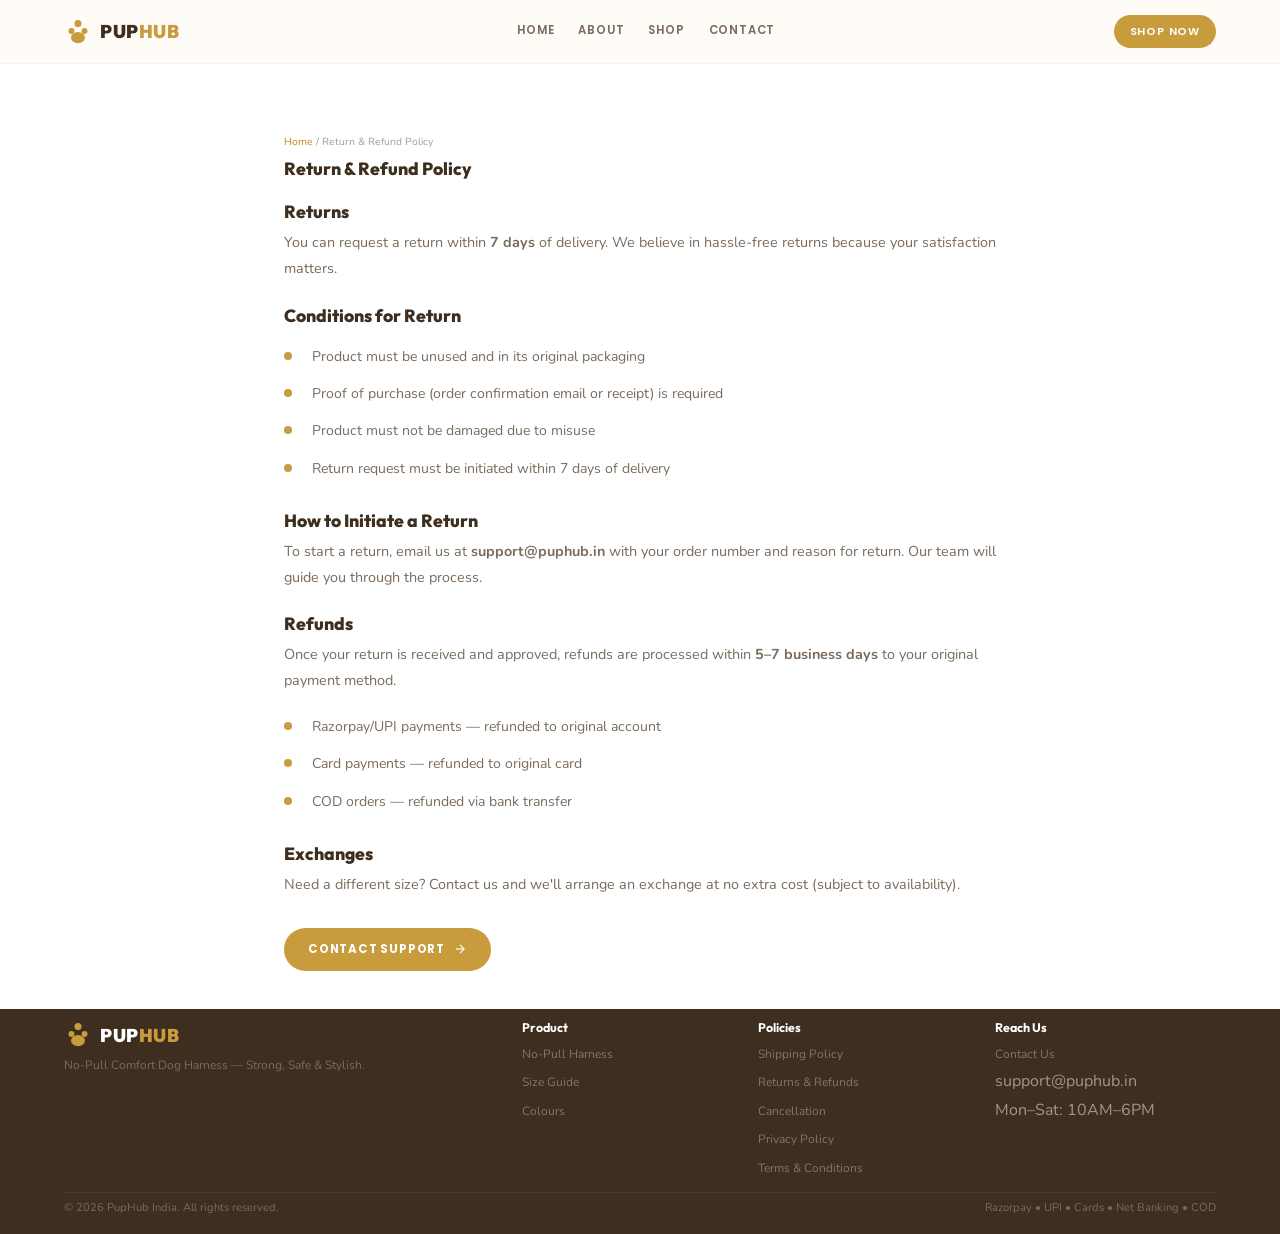
<file: returns.html>
<!DOCTYPE html>
<html lang="en">
<head>
<meta charset="UTF-8"><meta name="viewport" content="width=device-width,initial-scale=1.0">
<title>Return &amp; Refund Policy — PupHub</title>
<meta name="description" content="PupHub return and refund policy. Request a return within 7 days of delivery. Refunds processed in 5-7 business days.">
<link rel="stylesheet" href="css/style.css">
</head>
<body>
<header class="hdr" id="hdr">
<div class="container hdr-in">
<a href="index.html" class="logo"><svg viewBox="0 0 30 30" width="28" height="28"><circle cx="15" cy="6" r="3.8" fill="#C89B3C"/><circle cx="8" cy="14" r="3.2" fill="#C89B3C"/><circle cx="22" cy="14" r="3.2" fill="#C89B3C"/><ellipse cx="15" cy="21" rx="7.5" ry="6" fill="#C89B3C"/></svg><span class="lt">PUP<span>HUB</span></span></a>
<nav class="mn"><a href="index.html">Home</a><a href="about.html">About</a><a href="index.html#products">Shop</a><a href="contact.html">Contact</a></nav>
<div class="hdr-r"><a href="index.html#products" class="rg-btn">SHOP NOW</a><button class="mob-t" id="mobToggle" aria-label="Menu"><svg viewBox="0 0 24 24" fill="none" stroke="currentColor" stroke-width="2"><line x1="3" y1="6" x2="21" y2="6"/><line x1="3" y1="12" x2="21" y2="12"/><line x1="3" y1="18" x2="21" y2="18"/></svg></button></div>
</div>
</header>

<section class="page-content" style="padding-top:70px">
<div class="container">
<div style="font-size:.65rem;color:var(--text-m);margin-bottom:8px"><a href="index.html" style="color:var(--gold);font-weight:600">Home</a> / Return &amp; Refund Policy</div>
<h2 style="margin-top:0">Return &amp; Refund Policy</h2>
<h2>Returns</h2>
<p>You can request a return within <strong>7 days</strong> of delivery. We believe in hassle-free returns because your satisfaction matters.</p>

<h2>Conditions for Return</h2>
<ul>
<li>Product must be unused and in its original packaging</li>
<li>Proof of purchase (order confirmation email or receipt) is required</li>
<li>Product must not be damaged due to misuse</li>
<li>Return request must be initiated within 7 days of delivery</li>
</ul>

<h2>How to Initiate a Return</h2>
<p>To start a return, email us at <strong>support@puphub.in</strong> with your order number and reason for return. Our team will guide you through the process.</p>

<h2>Refunds</h2>
<p>Once your return is received and approved, refunds are processed within <strong>5–7 business days</strong> to your original payment method.</p>
<ul>
<li>Razorpay/UPI payments — refunded to original account</li>
<li>Card payments — refunded to original card</li>
<li>COD orders — refunded via bank transfer</li>
</ul>

<h2>Exchanges</h2>
<p>Need a different size? Contact us and we'll arrange an exchange at no extra cost (subject to availability).</p>

<p style="margin-top:30px"><a href="contact.html" class="exp-btn">Contact Support <svg viewBox="0 0 24 24" fill="none" stroke="currentColor" stroke-width="2"><line x1="5" y1="12" x2="19" y2="12"/><polyline points="12 5 19 12 12 19"/></svg></a></p>
</div>
</section>

<footer class="ft">
<div class="container">
<div class="ft-g">
<div class="ft-brand"><a href="index.html" class="logo"><svg viewBox="0 0 30 30" width="26" height="26"><circle cx="15" cy="6" r="3.8" fill="#C89B3C"/><circle cx="8" cy="14" r="3.2" fill="#C89B3C"/><circle cx="22" cy="14" r="3.2" fill="#C89B3C"/><ellipse cx="15" cy="21" rx="7.5" ry="6" fill="#C89B3C"/></svg><span class="lt" style="color:#fff">PUP<span>HUB</span></span></a><p>No-Pull Comfort Dog Harness — Strong, Safe &amp; Stylish.</p></div>
<div class="ft-col"><h4>Product</h4><ul><li><a href="index.html#products">No-Pull Harness</a></li><li><a href="index.html#sizing">Size Guide</a></li><li><a href="index.html#products">Colours</a></li></ul></div>
<div class="ft-col"><h4>Policies</h4><ul><li><a href="shipping.html">Shipping Policy</a></li><li><a href="returns.html">Returns &amp; Refunds</a></li><li><a href="cancellation.html">Cancellation</a></li><li><a href="privacy.html">Privacy Policy</a></li><li><a href="terms.html">Terms &amp; Conditions</a></li></ul></div>
<div class="ft-col"><h4>Reach Us</h4><ul><li><a href="contact.html">Contact Us</a></li><li>support@puphub.in</li><li>Mon–Sat: 10AM–6PM</li></ul></div>
</div>
<div class="ft-bot"><p>&copy; 2026 PupHub India. All rights reserved.</p><p>Razorpay &bull; UPI &bull; Cards &bull; Net Banking &bull; COD</p></div>
</div>
</footer>
<script src="js/main.js"></script>
</body>
</html>
</file>
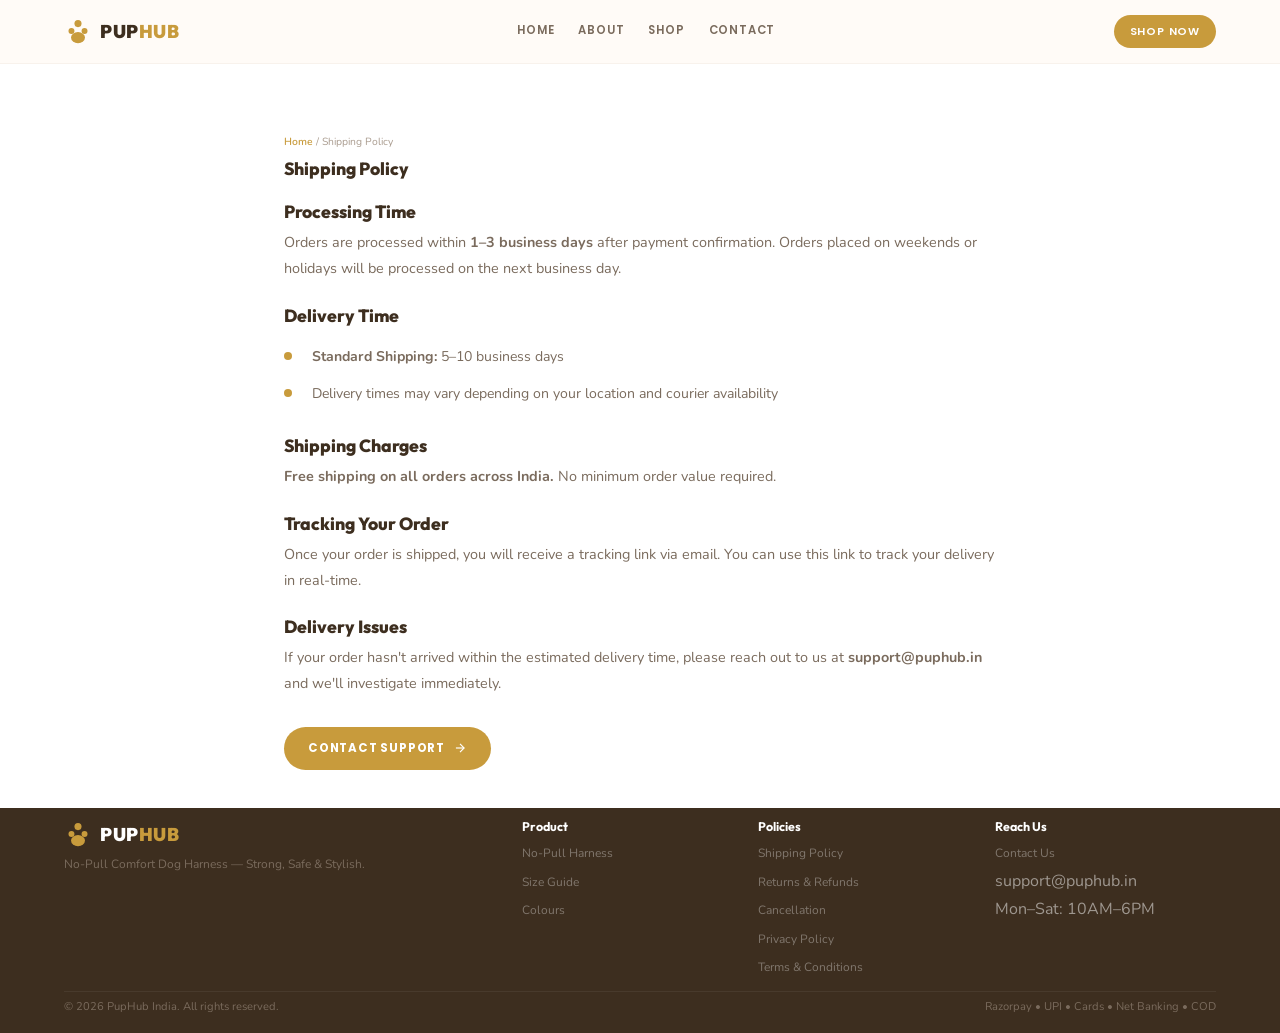
<file: shipping.html>
<!DOCTYPE html>
<html lang="en">
<head>
<meta charset="UTF-8"><meta name="viewport" content="width=device-width,initial-scale=1.0">
<title>Shipping Policy — PupHub | Free Delivery Across India</title>
<meta name="description" content="PupHub shipping policy — free shipping on all orders. Processing in 1-3 days, delivery in 5-10 business days with full tracking.">
<link rel="stylesheet" href="css/style.css">
</head>
<body>
<header class="hdr" id="hdr">
<div class="container hdr-in">
<a href="index.html" class="logo"><svg viewBox="0 0 30 30" width="28" height="28"><circle cx="15" cy="6" r="3.8" fill="#C89B3C"/><circle cx="8" cy="14" r="3.2" fill="#C89B3C"/><circle cx="22" cy="14" r="3.2" fill="#C89B3C"/><ellipse cx="15" cy="21" rx="7.5" ry="6" fill="#C89B3C"/></svg><span class="lt">PUP<span>HUB</span></span></a>
<nav class="mn"><a href="index.html">Home</a><a href="about.html">About</a><a href="index.html#products">Shop</a><a href="contact.html">Contact</a></nav>
<div class="hdr-r"><a href="index.html#products" class="rg-btn">SHOP NOW</a><button class="mob-t" id="mobToggle" aria-label="Menu"><svg viewBox="0 0 24 24" fill="none" stroke="currentColor" stroke-width="2"><line x1="3" y1="6" x2="21" y2="6"/><line x1="3" y1="12" x2="21" y2="12"/><line x1="3" y1="18" x2="21" y2="18"/></svg></button></div>
</div>
</header>

<section class="page-content" style="padding-top:70px">
<div class="container">
<div style="font-size:.65rem;color:var(--text-m);margin-bottom:8px"><a href="index.html" style="color:var(--gold);font-weight:600">Home</a> / Shipping Policy</div>
<h2 style="margin-top:0">Shipping Policy</h2>
<h2>Processing Time</h2>
<p>Orders are processed within <strong>1–3 business days</strong> after payment confirmation. Orders placed on weekends or holidays will be processed on the next business day.</p>

<h2>Delivery Time</h2>
<ul>
<li><strong>Standard Shipping:</strong> 5–10 business days</li>
<li>Delivery times may vary depending on your location and courier availability</li>
</ul>

<h2>Shipping Charges</h2>
<p><strong>Free shipping on all orders across India.</strong> No minimum order value required.</p>

<h2>Tracking Your Order</h2>
<p>Once your order is shipped, you will receive a tracking link via email. You can use this link to track your delivery in real-time.</p>

<h2>Delivery Issues</h2>
<p>If your order hasn't arrived within the estimated delivery time, please reach out to us at <strong>support@puphub.in</strong> and we'll investigate immediately.</p>

<p style="margin-top:30px"><a href="contact.html" class="exp-btn">Contact Support <svg viewBox="0 0 24 24" fill="none" stroke="currentColor" stroke-width="2"><line x1="5" y1="12" x2="19" y2="12"/><polyline points="12 5 19 12 12 19"/></svg></a></p>
</div>
</section>

<footer class="ft">
<div class="container">
<div class="ft-g">
<div class="ft-brand"><a href="index.html" class="logo"><svg viewBox="0 0 30 30" width="26" height="26"><circle cx="15" cy="6" r="3.8" fill="#C89B3C"/><circle cx="8" cy="14" r="3.2" fill="#C89B3C"/><circle cx="22" cy="14" r="3.2" fill="#C89B3C"/><ellipse cx="15" cy="21" rx="7.5" ry="6" fill="#C89B3C"/></svg><span class="lt" style="color:#fff">PUP<span>HUB</span></span></a><p>No-Pull Comfort Dog Harness — Strong, Safe &amp; Stylish.</p></div>
<div class="ft-col"><h4>Product</h4><ul><li><a href="index.html#products">No-Pull Harness</a></li><li><a href="index.html#sizing">Size Guide</a></li><li><a href="index.html#products">Colours</a></li></ul></div>
<div class="ft-col"><h4>Policies</h4><ul><li><a href="shipping.html">Shipping Policy</a></li><li><a href="returns.html">Returns &amp; Refunds</a></li><li><a href="cancellation.html">Cancellation</a></li><li><a href="privacy.html">Privacy Policy</a></li><li><a href="terms.html">Terms &amp; Conditions</a></li></ul></div>
<div class="ft-col"><h4>Reach Us</h4><ul><li><a href="contact.html">Contact Us</a></li><li>support@puphub.in</li><li>Mon–Sat: 10AM–6PM</li></ul></div>
</div>
<div class="ft-bot"><p>&copy; 2026 PupHub India. All rights reserved.</p><p>Razorpay &bull; UPI &bull; Cards &bull; Net Banking &bull; COD</p></div>
</div>
</footer>
<script src="js/main.js"></script>
</body>
</html>
</file>
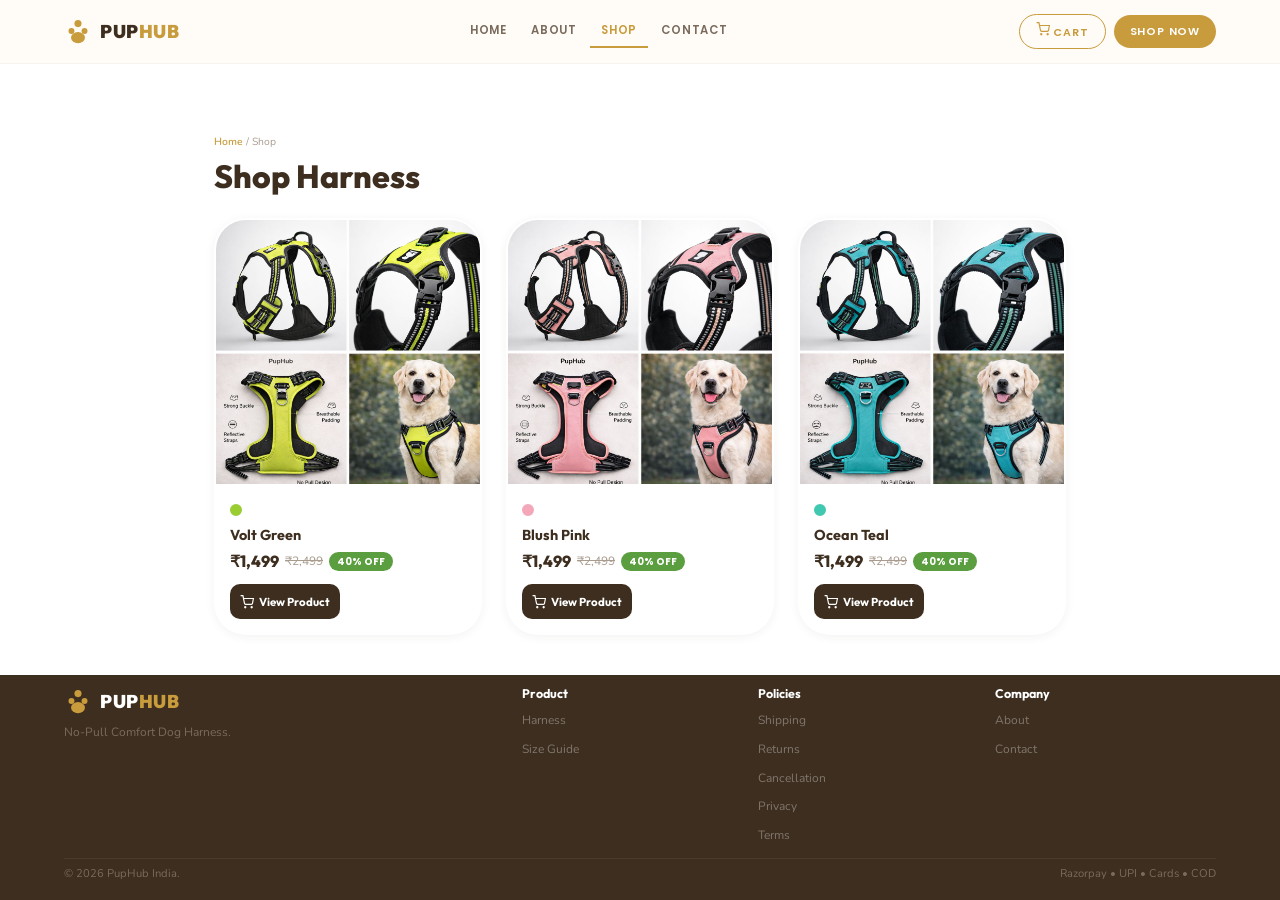
<file: store.html>
<!DOCTYPE html>
<html lang="en">
<head>
<meta charset="UTF-8"><meta name="viewport" content="width=device-width,initial-scale=1.0">
<title>Shop — PupHub No-Pull Dog Harness | All Colours &amp; Sizes</title>
<meta name="description" content="Shop PupHub no-pull dog harness in Volt Green, Blush Pink, and Ocean Teal. Sizes S to XL. Free delivery across India. ₹1,499 only.">
<link rel="stylesheet" href="css/style.css">
</head>
<body>
<header class="hdr" id="hdr">
<div class="container hdr-in">
<a href="index.html" class="logo"><svg viewBox="0 0 30 30" width="28" height="28"><circle cx="15" cy="6" r="3.8" fill="#C89B3C"/><circle cx="8" cy="14" r="3.2" fill="#C89B3C"/><circle cx="22" cy="14" r="3.2" fill="#C89B3C"/><ellipse cx="15" cy="21" rx="7.5" ry="6" fill="#C89B3C"/></svg><span class="lt">PUP<span>HUB</span></span></a>
<nav class="mn"><a href="index.html">Home</a><a href="about.html">About</a><a href="store.html" class="active">Shop</a><a href="contact.html">Contact</a></nav>
<div class="hdr-r"><a href="cart.html" class="si-btn"><svg width="14" height="14" viewBox="0 0 24 24" fill="none" stroke="currentColor" stroke-width="2"><circle cx="9" cy="21" r="1"/><circle cx="20" cy="21" r="1"/><path d="M1 1h4l2.68 13.39a2 2 0 0 0 2 1.61h9.72a2 2 0 0 0 2-1.61L23 6H6"/></svg> CART</a><a href="store.html" class="rg-btn">SHOP NOW</a><button class="mob-t" id="mobToggle" aria-label="Menu"><svg viewBox="0 0 24 24" fill="none" stroke="currentColor" stroke-width="2"><line x1="3" y1="6" x2="21" y2="6"/><line x1="3" y1="12" x2="21" y2="12"/><line x1="3" y1="18" x2="21" y2="18"/></svg></button></div>
</div>
</header>

<section style="background:#fff;padding:70px 0 40px">
<div class="container" style="max-width:900px">
<div style="font-size:.65rem;color:var(--text-m);margin-bottom:8px"><a href="index.html" style="color:var(--gold);font-weight:600">Home</a> / Shop</div>
<h2 style="margin-top:0;margin-bottom:16px">Shop Harness</h2>
<div class="store-grid">
<a href="product.html?color=green" class="prod-card" style="text-decoration:none">
<div class="prod-card-img"><img src="images/harness-green.jpg" alt="PupHub Volt Green harness" loading="lazy"></div>
<div class="prod-body">
<span class="prod-color-dot" style="background:#9ACD32;border-color:#9ACD32"></span>
<h3 class="prod-name">Volt Green</h3>
<div class="prod-price"><span class="pn">₹1,499</span><span class="pw">₹2,499</span><span class="po">40% OFF</span></div>
<button class="btn-cart"><svg viewBox="0 0 24 24" fill="none" stroke="currentColor" stroke-width="2"><circle cx="9" cy="21" r="1"/><circle cx="20" cy="21" r="1"/><path d="M1 1h4l2.68 13.39a2 2 0 0 0 2 1.61h9.72a2 2 0 0 0 2-1.61L23 6H6"/></svg>View Product</button>
</div>
</a>
<a href="product.html?color=pink" class="prod-card" style="text-decoration:none">
<div class="prod-card-img"><img src="images/harness-pink.jpg" alt="PupHub Blush Pink harness" loading="lazy"></div>
<div class="prod-body">
<span class="prod-color-dot" style="background:#F4A7B9;border-color:#F4A7B9"></span>
<h3 class="prod-name">Blush Pink</h3>
<div class="prod-price"><span class="pn">₹1,499</span><span class="pw">₹2,499</span><span class="po">40% OFF</span></div>
<button class="btn-cart"><svg viewBox="0 0 24 24" fill="none" stroke="currentColor" stroke-width="2"><circle cx="9" cy="21" r="1"/><circle cx="20" cy="21" r="1"/><path d="M1 1h4l2.68 13.39a2 2 0 0 0 2 1.61h9.72a2 2 0 0 0 2-1.61L23 6H6"/></svg>View Product</button>
</div>
</a>
<a href="product.html?color=teal" class="prod-card" style="text-decoration:none">
<div class="prod-card-img"><img src="images/harness-teal.jpg" alt="PupHub Ocean Teal harness" loading="lazy"></div>
<div class="prod-body">
<span class="prod-color-dot" style="background:#40C9B0;border-color:#40C9B0"></span>
<h3 class="prod-name">Ocean Teal</h3>
<div class="prod-price"><span class="pn">₹1,499</span><span class="pw">₹2,499</span><span class="po">40% OFF</span></div>
<button class="btn-cart"><svg viewBox="0 0 24 24" fill="none" stroke="currentColor" stroke-width="2"><circle cx="9" cy="21" r="1"/><circle cx="20" cy="21" r="1"/><path d="M1 1h4l2.68 13.39a2 2 0 0 0 2 1.61h9.72a2 2 0 0 0 2-1.61L23 6H6"/></svg>View Product</button>
</div>
</a>
</div>
</div>
</section>

<footer class="ft">
<div class="container">
<div class="ft-g">
<div class="ft-brand"><a href="index.html" class="logo"><svg viewBox="0 0 30 30" width="26" height="26"><circle cx="15" cy="6" r="3.8" fill="#C89B3C"/><circle cx="8" cy="14" r="3.2" fill="#C89B3C"/><circle cx="22" cy="14" r="3.2" fill="#C89B3C"/><ellipse cx="15" cy="21" rx="7.5" ry="6" fill="#C89B3C"/></svg><span class="lt" style="color:#fff">PUP<span>HUB</span></span></a><p>No-Pull Comfort Dog Harness.</p></div>
<div class="ft-col"><h4>Product</h4><ul><li><a href="store.html">Harness</a></li><li><a href="index.html#sizing">Size Guide</a></li></ul></div>
<div class="ft-col"><h4>Policies</h4><ul><li><a href="shipping.html">Shipping</a></li><li><a href="returns.html">Returns</a></li><li><a href="cancellation.html">Cancellation</a></li><li><a href="privacy.html">Privacy</a></li><li><a href="terms.html">Terms</a></li></ul></div>
<div class="ft-col"><h4>Company</h4><ul><li><a href="about.html">About</a></li><li><a href="contact.html">Contact</a></li></ul></div>
</div>
<div class="ft-bot"><p>&copy; 2026 PupHub India.</p><p>Razorpay &bull; UPI &bull; Cards &bull; COD</p></div>
</div>
</footer>
<script src="js/main.js"></script>
</body>
</html>
</file>
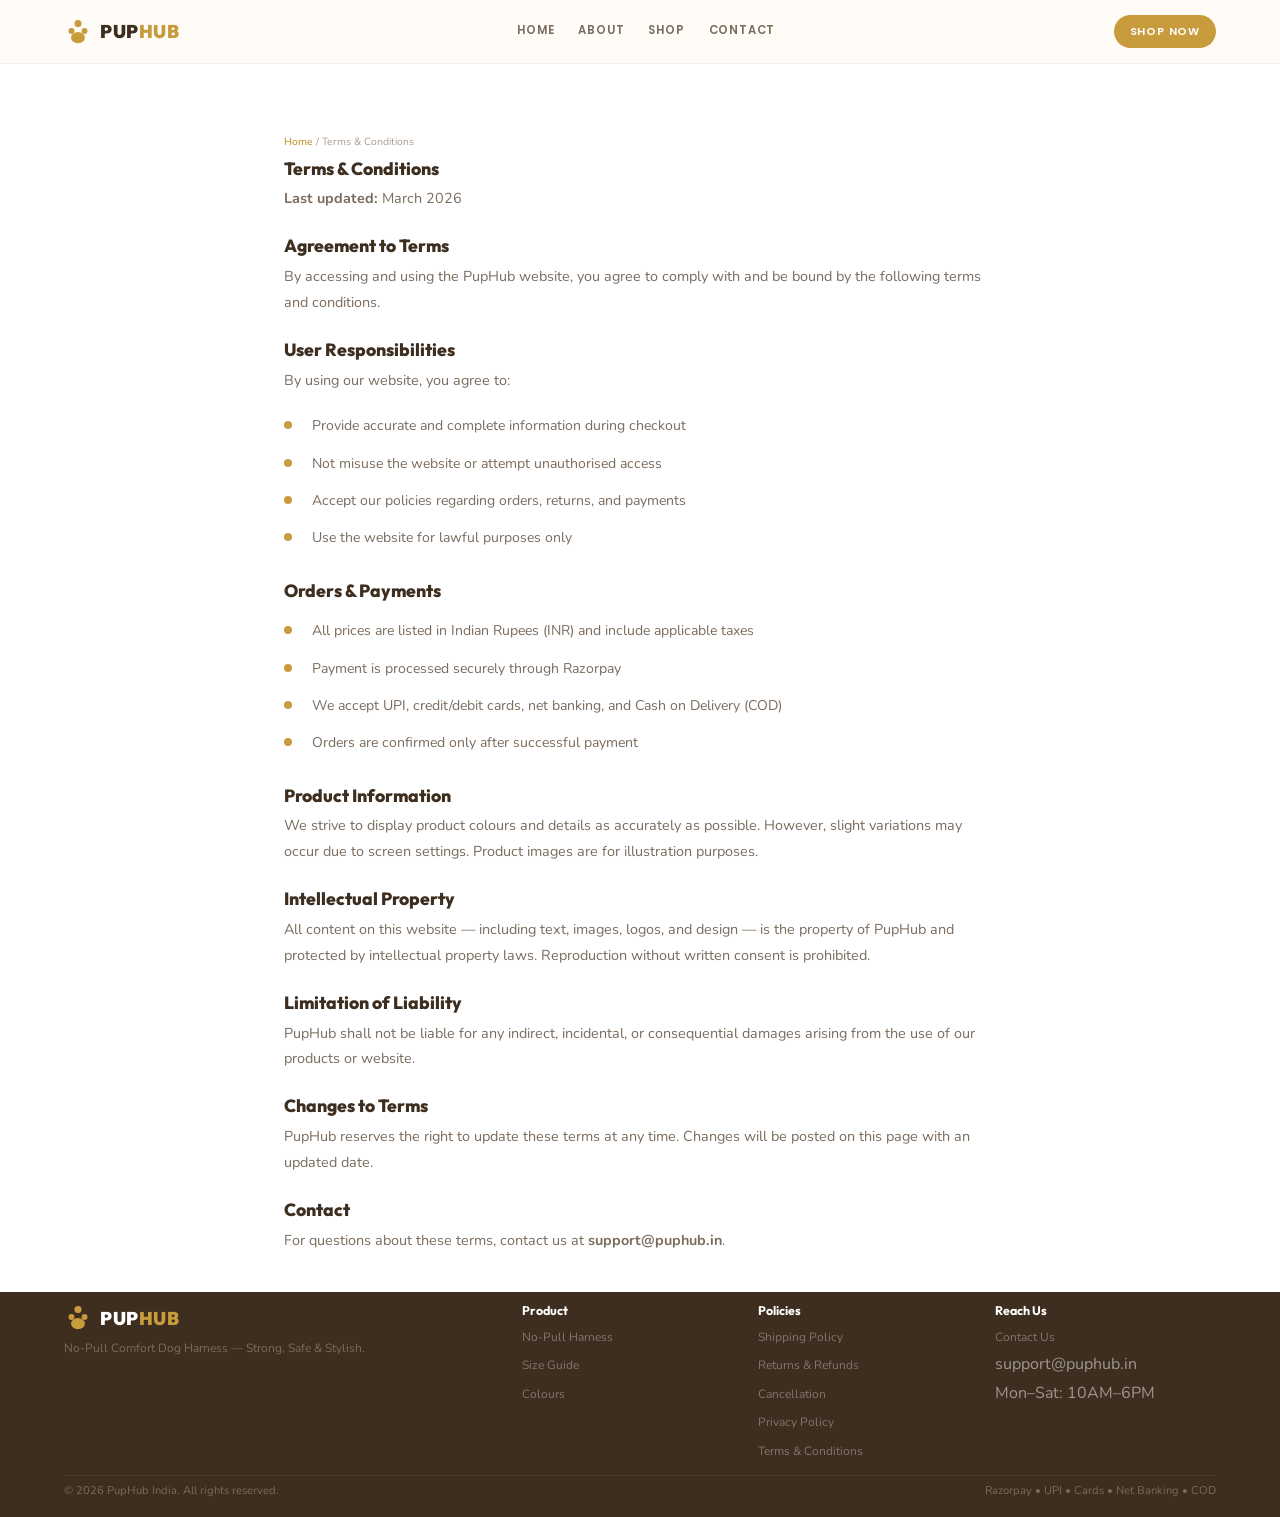
<file: terms.html>
<!DOCTYPE html>
<html lang="en">
<head>
<meta charset="UTF-8"><meta name="viewport" content="width=device-width,initial-scale=1.0">
<title>Terms &amp; Conditions — PupHub</title>
<meta name="description" content="PupHub terms and conditions. By using our website, you agree to these terms regarding orders, returns, and payments.">
<link rel="stylesheet" href="css/style.css">
</head>
<body>
<header class="hdr" id="hdr">
<div class="container hdr-in">
<a href="index.html" class="logo"><svg viewBox="0 0 30 30" width="28" height="28"><circle cx="15" cy="6" r="3.8" fill="#C89B3C"/><circle cx="8" cy="14" r="3.2" fill="#C89B3C"/><circle cx="22" cy="14" r="3.2" fill="#C89B3C"/><ellipse cx="15" cy="21" rx="7.5" ry="6" fill="#C89B3C"/></svg><span class="lt">PUP<span>HUB</span></span></a>
<nav class="mn"><a href="index.html">Home</a><a href="about.html">About</a><a href="index.html#products">Shop</a><a href="contact.html">Contact</a></nav>
<div class="hdr-r"><a href="index.html#products" class="rg-btn">SHOP NOW</a><button class="mob-t" id="mobToggle" aria-label="Menu"><svg viewBox="0 0 24 24" fill="none" stroke="currentColor" stroke-width="2"><line x1="3" y1="6" x2="21" y2="6"/><line x1="3" y1="12" x2="21" y2="12"/><line x1="3" y1="18" x2="21" y2="18"/></svg></button></div>
</div>
</header>

<section class="page-content" style="padding-top:70px">
<div class="container">
<div style="font-size:.65rem;color:var(--text-m);margin-bottom:8px"><a href="index.html" style="color:var(--gold);font-weight:600">Home</a> / Terms &amp; Conditions</div>
<h2 style="margin-top:0">Terms &amp; Conditions</h2>
<p><strong>Last updated:</strong> March 2026</p>

<h2>Agreement to Terms</h2>
<p>By accessing and using the PupHub website, you agree to comply with and be bound by the following terms and conditions.</p>

<h2>User Responsibilities</h2>
<p>By using our website, you agree to:</p>
<ul>
<li>Provide accurate and complete information during checkout</li>
<li>Not misuse the website or attempt unauthorised access</li>
<li>Accept our policies regarding orders, returns, and payments</li>
<li>Use the website for lawful purposes only</li>
</ul>

<h2>Orders &amp; Payments</h2>
<ul>
<li>All prices are listed in Indian Rupees (INR) and include applicable taxes</li>
<li>Payment is processed securely through Razorpay</li>
<li>We accept UPI, credit/debit cards, net banking, and Cash on Delivery (COD)</li>
<li>Orders are confirmed only after successful payment</li>
</ul>

<h2>Product Information</h2>
<p>We strive to display product colours and details as accurately as possible. However, slight variations may occur due to screen settings. Product images are for illustration purposes.</p>

<h2>Intellectual Property</h2>
<p>All content on this website — including text, images, logos, and design — is the property of PupHub and protected by intellectual property laws. Reproduction without written consent is prohibited.</p>

<h2>Limitation of Liability</h2>
<p>PupHub shall not be liable for any indirect, incidental, or consequential damages arising from the use of our products or website.</p>

<h2>Changes to Terms</h2>
<p>PupHub reserves the right to update these terms at any time. Changes will be posted on this page with an updated date.</p>

<h2>Contact</h2>
<p>For questions about these terms, contact us at <strong>support@puphub.in</strong>.</p>
</div>
</section>

<footer class="ft">
<div class="container">
<div class="ft-g">
<div class="ft-brand"><a href="index.html" class="logo"><svg viewBox="0 0 30 30" width="26" height="26"><circle cx="15" cy="6" r="3.8" fill="#C89B3C"/><circle cx="8" cy="14" r="3.2" fill="#C89B3C"/><circle cx="22" cy="14" r="3.2" fill="#C89B3C"/><ellipse cx="15" cy="21" rx="7.5" ry="6" fill="#C89B3C"/></svg><span class="lt" style="color:#fff">PUP<span>HUB</span></span></a><p>No-Pull Comfort Dog Harness — Strong, Safe &amp; Stylish.</p></div>
<div class="ft-col"><h4>Product</h4><ul><li><a href="index.html#products">No-Pull Harness</a></li><li><a href="index.html#sizing">Size Guide</a></li><li><a href="index.html#products">Colours</a></li></ul></div>
<div class="ft-col"><h4>Policies</h4><ul><li><a href="shipping.html">Shipping Policy</a></li><li><a href="returns.html">Returns &amp; Refunds</a></li><li><a href="cancellation.html">Cancellation</a></li><li><a href="privacy.html">Privacy Policy</a></li><li><a href="terms.html">Terms &amp; Conditions</a></li></ul></div>
<div class="ft-col"><h4>Reach Us</h4><ul><li><a href="contact.html">Contact Us</a></li><li>support@puphub.in</li><li>Mon–Sat: 10AM–6PM</li></ul></div>
</div>
<div class="ft-bot"><p>&copy; 2026 PupHub India. All rights reserved.</p><p>Razorpay &bull; UPI &bull; Cards &bull; Net Banking &bull; COD</p></div>
</div>
</footer>
<script src="js/main.js"></script>
</body>
</html>
</file>
<file: css/style.css>
@import url('https://fonts.googleapis.com/css2?family=Outfit:wght@400;500;600;700;800;900&family=Nunito:wght@400;600;700;800;900&family=Poppins:wght@400;500;600;700;800&display=swap');
:root{
  --gold:#C89B3C;--gold-dk:#A67C2E;--gold-lt:#F5E6CC;--gold-bg:rgba(200,155,60,.08);
  --brown:#3D2E1F;--brown-s:#5C4A3A;--brown-m:#8B7355;
  --cream:#F5D5C0;--cream2:#FFF0E0;--peach:#FCDCC8;--hero-bg:#F5D5C0;
  --white:#fff;--text:#4A3728;--text-l:#7A6B5D;--text-m:#A99B8E;
  --border:#EDE4DA;--bg:#FFFBF7;
  --green:#5A9E3F;--green-l:#EBF5E4;
  --s-sm:0 2px 10px rgba(61,46,31,.06);--s-md:0 8px 24px rgba(61,46,31,.09);--s-lg:0 16px 44px rgba(61,46,31,.13);--s-gold:0 8px 28px rgba(200,155,60,.28);
  --r-sm:10px;--r-md:16px;--r-lg:24px;--r-xl:32px;--r-full:9999px;
  --fh:'Outfit',sans-serif;--fb:'Nunito',sans-serif;--fp:'Poppins',sans-serif;
  --ease:.3s cubic-bezier(.4,0,.2,1);
}
*,*::before,*::after{box-sizing:border-box;margin:0;padding:0}
html{scroll-behavior:smooth;font-size:100%}body{font-family:var(--fb);color:var(--text);background:var(--bg);line-height:1.6;-webkit-font-smoothing:antialiased;overflow-x:hidden}
img{max-width:100%;height:auto;display:block}a{text-decoration:none;color:inherit;transition:all var(--ease)}ul{list-style:none}button{cursor:pointer;border:none;background:none;font-family:inherit}
h1,h2,h3,h4{font-family:var(--fh);color:var(--brown);line-height:1.12}
h1{font-size:clamp(1.8rem,4vw,2.8rem);font-weight:800}h2{font-size:clamp(1.4rem,3vw,2rem);font-weight:800}h3{font-size:clamp(.95rem,1.8vw,1.15rem);font-weight:700}
p{color:var(--text-l);margin-bottom:.7rem}.container{max-width:1200px;margin:0 auto;padding:0 24px}section{padding:20px 0;position:relative;overflow:hidden}

/* === HEADER === */
.hdr{position:sticky;top:0;z-index:1000;background:rgba(255,251,247,.92);backdrop-filter:blur(14px);border-bottom:1px solid rgba(237,228,218,.4);height:64px;transition:all var(--ease)}
.hdr.scrolled{box-shadow:var(--s-md);height:58px}
.hdr-in{display:flex;align-items:center;justify-content:space-between;height:100%}
.logo{display:flex;align-items:center;gap:8px}
.logo svg{height:28px;width:auto}.lt{font-family:var(--fh);font-weight:900;font-size:1.15rem;color:var(--brown);letter-spacing:.5px}.lt span{color:var(--gold)}
nav.mn{display:flex;gap:2px}nav.mn a{font-family:var(--fp);font-weight:600;font-size:.72rem;color:var(--text-l);padding:6px 11px;text-transform:uppercase;letter-spacing:.8px;transition:all var(--ease);border-bottom:2px solid transparent}
nav.mn a:hover,nav.mn a.active{color:var(--gold);border-bottom-color:var(--gold)}
.hdr-r{display:flex;align-items:center;gap:8px}
.si-btn{font-family:var(--fp);font-weight:600;font-size:.68rem;padding:7px 16px;border-radius:var(--r-full);border:1.5px solid var(--gold);color:var(--gold);text-transform:uppercase;letter-spacing:.8px;transition:all var(--ease)}.si-btn:hover{background:var(--gold);color:var(--white)}
.rg-btn{font-family:var(--fp);font-weight:600;font-size:.68rem;padding:8px 16px;border-radius:var(--r-full);background:var(--gold);color:var(--white);text-transform:uppercase;letter-spacing:.8px;transition:all var(--ease)}.rg-btn:hover{background:var(--gold-dk)}
.mob-t{display:none;padding:4px}.mob-t svg{width:22px;height:22px;color:var(--brown)}

/* === HERO === */
.hero{background:var(--hero-bg);position:relative;overflow:hidden;padding:0;min-height:560px;display:flex;align-items:stretch}
.hero-wrap{display:flex;align-items:center;width:100%;position:relative}
.hero-left{flex:1;padding:70px 0 140px;position:relative;z-index:5;max-width:480px}
.hero-left h1{margin-bottom:16px;line-height:1.15}
.hero-left h1 .g{color:var(--gold)}
.hero-sub{font-size:.92rem;color:var(--brown-s);max-width:380px;margin-bottom:28px;line-height:1.7}
.hero-cta{display:inline-flex;align-items:center;gap:9px;font-family:var(--fp);font-weight:700;font-size:.78rem;padding:14px 30px;border-radius:var(--r-full);background:var(--brown);color:var(--white);text-transform:uppercase;letter-spacing:1px;transition:all var(--ease)}
.hero-cta svg{width:15px;height:15px}
.hero-cta:hover{background:var(--gold);box-shadow:var(--s-gold);transform:translateY(-2px)}
/* Hero dog — right side, BEHIND wave, clipped by overflow:hidden */
.hero-dog{position:absolute;right:-2%;top:8%;width:55%;max-width:560px;z-index:8}
.hero-dog img{width:100%;height:auto;filter:drop-shadow(0 12px 35px rgba(61,46,31,.2))}
/* Paw decorations */
.paw{position:absolute;fill:var(--gold);opacity:.22;z-index:2;pointer-events:none}
.paw.p1{width:48px;top:15%;right:24%;transform:rotate(28deg);animation:pd 6s ease-in-out infinite}
.paw.p2{width:32px;bottom:35%;right:6%;transform:rotate(-20deg);animation:pd 5s ease-in-out infinite 1s}
.paw.p3{width:24px;top:5%;right:42%;transform:rotate(45deg);animation:pd 7s ease-in-out infinite .4s}
.paw.p4{width:50px;bottom:28%;left:55%;transform:rotate(-30deg);animation:pd 5.5s ease-in-out infinite 1.5s}
.paw.p5{width:18px;top:45%;right:40%;transform:rotate(65deg);opacity:.12;animation:pd 4.5s ease-in-out infinite 2s}
/* Mini floating avatars */
.mini-av{position:absolute;width:38px;height:38px;border-radius:50%;border:3px solid var(--white);overflow:hidden;box-shadow:var(--s-sm);z-index:6;background:var(--cream2)}
.mini-av img{width:100%;height:100%;object-fit:cover}
.mini-av.a1{top:30%;left:40%;animation:fl1 5s ease-in-out infinite}
.mini-av.a2{bottom:45%;left:50%;animation:fl2 4s ease-in-out infinite .5s}
/* Wave — ABOVE dog, clips it visually */
.wave{position:absolute;bottom:-4px;left:0;width:100%;line-height:0;z-index:12}
.wave svg{width:100%;height:auto;display:block}

/* === CATEGORIES === */
.cat-sec{background:#fff;padding:16px 0 14px;position:relative;z-index:2;overflow:visible;margin-top:-3px}
.cat-hd{font-family:var(--fh);font-size:.95rem;font-weight:700;color:var(--brown);margin-bottom:4px}
.cat-ln{width:36px;height:3px;background:var(--gold);border-radius:3px;margin-bottom:14px}
.cat-g{display:grid;grid-template-columns:repeat(6,1fr);gap:14px}
.cat-c{text-align:center;padding:14px 6px;border-radius:var(--r-md);background:var(--gold);cursor:pointer;transition:all var(--ease)}
.cat-c:hover{transform:translateY(-5px) scale(1.03);box-shadow:var(--s-gold)}
.cat-c svg{width:26px;height:26px;fill:var(--white);margin:0 auto 4px}
.cat-c span{font-family:var(--fp);font-weight:600;font-size:.6rem;color:var(--white);text-transform:uppercase;letter-spacing:.5px}

/* === INFO SECTION === */
.info-sec{background:var(--white);padding:20px 0}
.info-g{display:flex;gap:50px;align-items:center}
.info-img-w{position:relative;max-width:320px}
.info-blob{position:relative;width:100%;aspect-ratio:.85;border-radius:50% 50% 50% 20%;overflow:hidden;background:var(--peach)}
.info-blob img{width:100%;height:100%;object-fit:cover}
.info-play{position:absolute;top:32%;right:-12px;width:52px;height:52px;border-radius:50%;background:var(--brown);display:flex;align-items:center;justify-content:center;box-shadow:var(--s-md);cursor:pointer;transition:all var(--ease);z-index:2}
.info-play svg{width:18px;height:18px;fill:var(--white);margin-left:3px}
.info-play:hover{transform:scale(1.1);background:var(--gold)}
.info-lbl{position:absolute;bottom:12%;left:8%;z-index:2;font-family:var(--fp);font-size:.62rem;font-weight:600;color:var(--white);background:var(--gold);padding:5px 14px;border-radius:var(--r-full);text-transform:uppercase;letter-spacing:.5px}
.ip{position:absolute;fill:var(--gold);opacity:.12}
.ip.i1{width:28px;top:-12px;right:-12px;transform:rotate(20deg)}
.ip.i2{width:20px;bottom:0;left:-10px;transform:rotate(-30deg)}
.info-txt h2{margin-bottom:14px;line-height:1.2}
.info-txt p{font-size:.88rem;line-height:1.75}
.exp-btn{display:inline-flex;align-items:center;gap:8px;font-family:var(--fp);font-weight:700;font-size:.73rem;padding:11px 24px;border-radius:var(--r-full);background:var(--gold);color:var(--white);text-transform:uppercase;letter-spacing:.8px;transition:all var(--ease)}
.exp-btn svg{width:14px;height:14px}
.exp-btn:hover{background:var(--gold-dk);transform:translateY(-2px);box-shadow:var(--s-gold)}

/* === PRODUCT DETAIL — feature list with icons === */
.prod-detail-sec{background:#fff;padding:20px 0}
/* Section images — rounded, contained, proper sizing */
.sec-img{flex-shrink:0;width:45%;max-width:400px}
.sec-img img{width:100%;height:auto;border-radius:16px;box-shadow:var(--s-md);display:block}
.info-g-rev{flex-direction:row-reverse}
.feat-list{list-style:none;padding:0;margin:18px 0 0}
.feat-list li{display:flex;align-items:flex-start;gap:14px;padding:14px 0;border-bottom:1px solid var(--border)}
.feat-list li:last-child{border-bottom:none}
.feat-list li svg{width:26px;height:26px;flex-shrink:0;margin-top:2px}
.feat-list li div{display:flex;flex-direction:column}
.feat-list li strong{font-family:var(--fh);font-size:.92rem;color:var(--brown);margin-bottom:3px}
.feat-list li span{font-size:.82rem;color:var(--text-l);line-height:1.6}

/* === SIZE GUIDE === */
.size-sec{background:#FFF8F0;padding:20px 0}
.size-table{width:100%;border-collapse:collapse;margin-top:18px;border-radius:var(--r-lg);overflow:hidden;box-shadow:var(--s-sm)}
.size-table thead{background:var(--gold)}
.size-table th{padding:12px 18px;color:var(--white);font-family:var(--fh);font-weight:700;font-size:.82rem;text-align:left;letter-spacing:.5px}
.size-table td{padding:12px 18px;font-size:.86rem;color:var(--text);border-bottom:1px solid var(--border)}
.size-table tbody tr{background:var(--white);transition:background .2s}
.size-table tbody tr:hover{background:var(--gold-lt)}
.size-table tbody tr:last-child td{border-bottom:none}

/* === PRODUCT HERO IMAGE === */
.product-hero-sec{background:var(--white);padding:40px 0 80px}
.ph-wrap{max-width:600px;margin:0 auto;border-radius:var(--r-xl);overflow:hidden;box-shadow:var(--s-lg)}
.ph-img{width:100%;height:auto;display:block}

/* === 3 PRODUCT COLOR BOXES === */
.prod-sec{background:#FFF8F0;padding:14px 0}
.prod-g{display:grid;grid-template-columns:repeat(3,1fr);gap:18px;margin-top:14px}
.prod-card{background:var(--white);border-radius:var(--r-xl);overflow:hidden;box-shadow:var(--s-sm);transition:all var(--ease);border:2px solid transparent}
.prod-card:hover{transform:translateY(-8px);box-shadow:var(--s-lg);border-color:var(--gold)}
.prod-card-img{width:100%;overflow:hidden;background:#f5f5f5}
.prod-card-img img{width:100%;height:auto;display:block;transition:transform .5s ease}
.prod-card:hover .prod-card-img img{transform:scale(1.08) rotate(2deg)}
.prod-body{padding:12px 14px 14px}
.prod-color-dot{display:inline-block;width:12px;height:12px;border-radius:50%;border:2px solid var(--border);margin-right:4px;vertical-align:middle}
.prod-name{font-family:var(--fh);font-size:.9rem;font-weight:700;margin:4px 0;line-height:1.3}
.prod-price{display:flex;align-items:center;gap:6px;margin-bottom:10px}
.pn{font-family:var(--fh);font-size:1rem;font-weight:800;color:var(--brown)}
.pw{font-size:.75rem;color:var(--text-m);text-decoration:line-through}
.po{font-family:var(--fp);font-size:.6rem;font-weight:700;color:var(--white);background:var(--green);padding:2px 8px;border-radius:var(--r-full)}
.prod-btns{display:flex;gap:6px}
.btn-cart,.btn-buy{flex:1;padding:10px;font-family:var(--fh);font-size:.72rem;font-weight:700;border-radius:var(--r-sm);display:flex;align-items:center;justify-content:center;gap:5px;transition:all var(--ease);cursor:pointer;border:none;text-decoration:none}
.btn-cart{background:var(--brown);color:var(--white)}
.btn-buy{background:var(--gold);color:var(--white)}
.btn-cart svg,.btn-buy svg{width:14px;height:14px}
.btn-cart:hover{background:#2a1f14}.btn-buy:hover{background:var(--gold-dk);box-shadow:var(--s-gold)}

/* SIZE POPUP */
.sz-overlay{display:none;position:fixed;inset:0;background:rgba(0,0,0,.5);z-index:9999;align-items:center;justify-content:center}
.sz-overlay.show{display:flex}
.sz-popup{background:#fff;border-radius:16px;padding:24px;max-width:340px;width:90%;text-align:center;box-shadow:var(--s-lg)}
.sz-popup h3{font-size:1rem;margin-bottom:12px}
.sz-popup .sp-sizes{display:flex;gap:8px;justify-content:center;margin-bottom:16px}
.sz-popup .sp-size{padding:10px 20px;border:2px solid var(--border);border-radius:8px;font-family:var(--fh);font-weight:700;font-size:.85rem;cursor:pointer;transition:all .2s}
.sz-popup .sp-size:hover,.sz-popup .sp-size.active{border-color:var(--gold);background:var(--gold-lt)}
.sz-popup .sz-confirm{width:100%;padding:12px;border:none;border-radius:8px;font-family:var(--fh);font-size:.85rem;font-weight:700;color:#fff;cursor:pointer;transition:all .2s}
.sz-popup .sz-close{margin-top:10px;font-size:.72rem;color:var(--text-m);cursor:pointer;font-family:var(--fp)}

/* === FEATURES === */
.feat-sec{background:var(--white);padding:20px 0}
.feat-g{display:grid;grid-template-columns:repeat(4,1fr);gap:16px;margin-top:20px}
.feat-card{text-align:center;padding:20px 12px;border-radius:var(--r-lg);border:1px solid var(--border);transition:all var(--ease)}
.feat-card:hover{border-color:var(--gold);box-shadow:var(--s-md);transform:translateY(-3px)}
.feat-ic{width:42px;height:42px;border-radius:50%;background:var(--gold-lt);display:flex;align-items:center;justify-content:center;margin:0 auto 10px}
.feat-ic svg{width:18px;height:18px;stroke:var(--gold);fill:none;stroke-width:2}
.feat-card h4{font-size:.82rem;margin-bottom:4px}
.feat-card p{font-size:.72rem;color:var(--text-m);margin:0}

/* === REVIEWS === */
.rev-sec{background:#FFF8F0;padding:20px 0}
.rev-g{display:grid;grid-template-columns:repeat(3,1fr);gap:16px;margin-top:20px}
.rev-c{background:var(--white);border:1px solid var(--border);border-radius:var(--r-lg);padding:18px;transition:all var(--ease)}
.rev-c:hover{box-shadow:var(--s-lg);transform:translateY(-3px);border-color:var(--gold)}
.rev-stars{display:flex;gap:2px;margin-bottom:6px}
.rev-stars svg{width:13px;height:13px;fill:var(--gold)}
.rev-txt{font-size:.78rem;line-height:1.65;color:var(--text);margin-bottom:10px;font-style:italic}
.rev-au{display:flex;align-items:center;gap:8px}
.rev-av{width:30px;height:30px;border-radius:50%;background:var(--gold-lt);display:flex;align-items:center;justify-content:center;flex-shrink:0}
.rev-av svg{width:14px;height:14px;stroke:var(--gold);fill:none;stroke-width:1.5}
.rn{font-family:var(--fh);font-weight:700;font-size:.76rem;color:var(--brown)}
.rp{font-size:.65rem;color:var(--text-m);margin:0}

/* === CTA === */
.cta-sec{background:var(--gold);padding:20px 0;text-align:center;position:relative;overflow:hidden}
.cta-sec::before{content:'';position:absolute;inset:0;background:url("data:image/svg+xml,%3Csvg width='50' height='50' viewBox='0 0 50 50' xmlns='http://www.w3.org/2000/svg'%3E%3Ccircle cx='25' cy='10' r='4' fill='rgba(255,255,255,.06)'/%3E%3Ccircle cx='17' cy='24' r='3' fill='rgba(255,255,255,.06)'/%3E%3Ccircle cx='33' cy='24' r='3' fill='rgba(255,255,255,.06)'/%3E%3Cellipse cx='25' cy='36' rx='8' ry='6' fill='rgba(255,255,255,.04)'/%3E%3C/svg%3E") repeat}
.cta-sec h2{color:var(--white);z-index:1;position:relative;margin-bottom:8px}.cta-sec p{color:rgba(255,255,255,.7);z-index:1;position:relative;margin-bottom:20px}
.cta-form{display:flex;max-width:420px;margin:0 auto;background:rgba(255,255,255,.15);border:1px solid rgba(255,255,255,.25);border-radius:var(--r-full);padding:4px;z-index:1;position:relative}
.cta-form input{flex:1;padding:11px 16px;background:transparent;border:none;color:var(--white);font-size:.88rem;outline:none}
.cta-form input::placeholder{color:rgba(255,255,255,.45)}
.cta-form button{font-family:var(--fh);font-weight:700;font-size:.78rem;padding:10px 22px;border-radius:var(--r-full);background:var(--brown);color:var(--white);transition:all var(--ease);white-space:nowrap}

/* === FOOTER === */
.ft{background:var(--brown);color:rgba(255,255,255,.5);padding-top:12px}
.ft-g{display:grid;grid-template-columns:2fr 1fr 1fr 1fr;gap:16px;padding-bottom:8px;border-bottom:1px solid rgba(255,255,255,.06)}
.ft-brand p{font-size:.75rem;line-height:1.5;margin:6px 0 8px}
.ft-soc{display:flex;gap:6px}
.ft-soc a{width:26px;height:26px;border-radius:50%;border:1px solid rgba(255,255,255,.1);display:flex;align-items:center;justify-content:center;color:rgba(255,255,255,.35);transition:all var(--ease)}.ft-soc a svg{width:12px;height:12px}
.ft-soc a:hover{background:var(--gold);border-color:var(--gold);color:var(--white)}
.ft-col h4{color:var(--white);font-family:var(--fh);font-size:.78rem;font-weight:700;margin-bottom:6px}
.ft-col li{margin-bottom:3px}.ft-col a{font-size:.75rem;color:rgba(255,255,255,.35);transition:all var(--ease)}.ft-col a:hover{color:var(--gold)}
.ft-bot{display:flex;align-items:center;justify-content:space-between;padding:6px 0;font-size:.7rem;color:rgba(255,255,255,.2)}

/* FLOATS */
.wa{position:fixed;bottom:20px;right:20px;z-index:999;width:52px;height:52px;border-radius:50%;background:#25D366;display:flex;align-items:center;justify-content:center;box-shadow:0 4px 16px rgba(37,211,102,.4);transition:all var(--ease)}.wa svg{width:24px;height:24px;fill:var(--white)}.wa:hover{transform:scale(1.12)}
.btt{position:fixed;bottom:20px;right:82px;z-index:998;width:38px;height:38px;border-radius:50%;background:var(--brown);color:var(--white);display:flex;align-items:center;justify-content:center;box-shadow:var(--s-md);opacity:0;visibility:hidden;transform:translateY(16px);transition:all var(--ease)}.btt svg{width:14px;height:14px}.btt.v{opacity:1;visibility:visible;transform:translateY(0)}.btt:hover{background:var(--gold)}
.toast-box{position:fixed;top:75px;right:16px;z-index:9999;display:flex;flex-direction:column;gap:8px}
.toast{background:var(--white);border-radius:var(--r-md);padding:13px 18px;box-shadow:var(--s-lg);display:flex;align-items:center;gap:10px;transform:translateX(120%);transition:transform .5s cubic-bezier(.34,1.56,.64,1);border-left:4px solid var(--green)}.toast.show{transform:translateX(0)}.toast-m{font-size:.82rem;font-weight:700;color:var(--brown)}

/* ANIMS */
@keyframes heroFloat{0%,100%{transform:translateY(0)}50%{transform:translateY(-12px)}}
@keyframes pd{0%,100%{transform:translateY(0)}50%{transform:translateY(-6px)}}
@keyframes fl1{0%,100%{transform:translateY(0)}50%{transform:translateY(-8px)}}
@keyframes fl2{0%,100%{transform:translateY(0)}50%{transform:translateY(8px)}}
.anim{opacity:0;transform:translateY(24px);transition:opacity .6s ease,transform .6s ease}
.anim-l{opacity:0;transform:translateX(-30px);transition:opacity .6s ease,transform .6s ease}
.anim-r{opacity:0;transform:translateX(30px);transition:opacity .6s ease,transform .6s ease}
.anim.v,.anim-l.v,.anim-r.v{opacity:1;transform:none}
.stg>*{opacity:0;transform:translateY(16px);transition:opacity .5s ease,transform .5s ease}
.stg.v>*{opacity:1;transform:none}
.stg.v>*:nth-child(1){transition-delay:0s}.stg.v>*:nth-child(2){transition-delay:.1s}.stg.v>*:nth-child(3){transition-delay:.2s}.stg.v>*:nth-child(4){transition-delay:.28s}.stg.v>*:nth-child(5){transition-delay:.35s}

/* MOBILE NAV */
.mob-ov{position:fixed;inset:0;background:rgba(61,46,31,.6);z-index:9998;opacity:0;visibility:hidden;transition:all var(--ease)}.mob-ov.open{opacity:1;visibility:visible}
.mob-nav{position:fixed;top:0;right:0;width:270px;max-width:85vw;height:100%;background:var(--white);z-index:9999;transform:translateX(100%);transition:transform .4s ease;overflow-y:auto;padding:22px}.mob-nav.open{transform:translateX(0)}
.mob-hd{display:flex;align-items:center;justify-content:space-between;margin-bottom:24px;padding-bottom:16px;border-bottom:1px solid var(--border)}
.mob-x{width:32px;height:32px;border-radius:50%;background:var(--cream);display:flex;align-items:center;justify-content:center}.mob-x svg{width:14px;height:14px;color:var(--text)}
.mob-nav ul a{display:flex;align-items:center;gap:10px;padding:11px 12px;font-family:var(--fh);font-weight:600;font-size:.88rem;color:var(--brown);border-radius:var(--r-sm);transition:all var(--ease)}.mob-nav ul a svg{width:18px;height:18px;color:var(--text-m)}.mob-nav ul a:hover{background:var(--gold-lt);color:var(--gold)}

/* RESPONSIVE */
@media(max-width:1024px){.hero-dog{width:48%;right:0;top:2%}.hero-left{max-width:400px}.prod-g{grid-template-columns:repeat(2,1fr)}.info-g{flex-direction:column !important}.sec-img{width:100%;max-width:400px;margin:0 auto 30px}.feat-g{grid-template-columns:repeat(2,1fr)}}
@media(max-width:768px){html{font-size:100%}section{padding:55px 0}nav.mn,.si-btn,.rg-btn{display:none}.mob-t{display:block}.hero{min-height:auto;padding-bottom:40px}.hero-dog{position:relative;right:auto;top:auto;width:75%;max-width:300px;margin:10px auto -30px}.hero-wrap{flex-direction:column;text-align:center}.hero-left{max-width:100%;padding:40px 0 20px}.hero-sub{margin:0 auto 24px}.cat-g{grid-template-columns:repeat(3,1fr)}.rev-g{grid-template-columns:1fr}.ft-g{grid-template-columns:1fr}.ft-bot{flex-direction:column;gap:8px;text-align:center}.cta-form{flex-direction:column;border-radius:var(--r-lg)}.cta-form button{width:100%;border-radius:var(--r-full)}}
@media(max-width:480px){.cat-g{grid-template-columns:repeat(3,1fr)}.prod-g{grid-template-columns:1fr}.feat-g{grid-template-columns:1fr}}

/* === INNER PAGES === */
.page-hero{background:var(--hero-bg);padding:64px 0 4px;text-align:center}
.page-hero h1{font-size:1.2rem;margin-bottom:2px}
.page-hero p{color:var(--brown-s);font-size:.72rem;max-width:400px;margin:0 auto}
.page-hero .breadcrumb{display:flex;align-items:center;justify-content:center;gap:5px;margin-bottom:6px;font-size:.65rem;color:var(--text-m)}
.page-hero .breadcrumb a{color:var(--gold);font-weight:600}
.page-content{background:var(--white);padding:16px 0 24px}
.page-content .container{max-width:760px}
.page-content h2{margin:24px 0 8px;font-size:1.1rem;color:var(--brown)}
.page-content h3{margin:18px 0 6px;font-size:.95rem;color:var(--brown)}
.page-content p{font-size:.9rem;line-height:1.8;color:var(--text-l);margin-bottom:14px}
.page-content ul{padding-left:0;margin:12px 0 20px}
.page-content ul li{font-size:.88rem;color:var(--text-l);line-height:1.8;padding:6px 0 6px 28px;position:relative}
.page-content ul li::before{content:'';position:absolute;left:0;top:14px;width:8px;height:8px;border-radius:50%;background:var(--gold)}
.page-content .contact-grid{display:grid;grid-template-columns:repeat(auto-fit,minmax(200px,1fr));gap:20px;margin:30px 0}
.page-content .contact-card{background:var(--cream2);border-radius:var(--r-lg);padding:24px;text-align:center}
.page-content .contact-card svg{width:28px;height:28px;stroke:var(--gold);fill:none;stroke-width:1.5;margin-bottom:10px}
.page-content .contact-card h4{font-size:.88rem;margin-bottom:6px}
.page-content .contact-card p{font-size:.82rem;margin:0}

/* === STORE PAGE === */
.store-grid{display:grid;grid-template-columns:repeat(3,1fr);gap:24px;margin-top:24px}
@media(max-width:768px){.store-grid{grid-template-columns:repeat(2,1fr)}}
@media(max-width:480px){.store-grid{grid-template-columns:1fr}}

/* === SINGLE PRODUCT PAGE === */
.sp-wrap{display:flex;gap:40px;align-items:flex-start}
.sp-gallery{flex:1;max-width:50%}
.sp-main-img{width:100%;border-radius:16px;box-shadow:var(--s-md);margin-bottom:14px}
.sp-thumbs{display:flex;gap:10px}
.sp-thumbs img{width:70px;height:70px;object-fit:cover;border-radius:10px;border:2px solid var(--border);cursor:pointer;transition:all .2s}
.sp-thumbs img:hover,.sp-thumbs img.active{border-color:var(--gold);box-shadow:var(--s-sm)}
.sp-info{flex:1}
.sp-info h1{font-size:clamp(1.4rem,3vw,2rem);margin-bottom:8px}
.sp-badge{display:inline-block;background:var(--green);color:#fff;font-size:.65rem;font-weight:700;padding:4px 12px;border-radius:var(--r-full);margin-bottom:14px;font-family:var(--fp);text-transform:uppercase;letter-spacing:.5px}
.sp-price{display:flex;align-items:center;gap:12px;margin-bottom:16px}
.sp-price .pn{font-size:1.6rem;font-weight:800;font-family:var(--fh);color:var(--brown)}
.sp-price .pw{font-size:1rem;text-decoration:line-through;color:var(--text-m)}
.sp-price .po{font-size:.72rem;font-weight:700;color:#fff;background:var(--green);padding:4px 10px;border-radius:var(--r-full);font-family:var(--fp)}
.sp-desc{font-size:.88rem;line-height:1.75;color:var(--text-l);margin-bottom:20px}
.sp-colors{display:flex;gap:10px;margin-bottom:20px}
.sp-color{width:36px;height:36px;border-radius:50%;border:3px solid var(--border);cursor:pointer;transition:all .2s}
.sp-color:hover,.sp-color.active{border-color:var(--gold);transform:scale(1.15);box-shadow:var(--s-sm)}
.sp-sizes{display:flex;gap:8px;margin-bottom:20px}
.sp-size{padding:8px 18px;border:2px solid var(--border);border-radius:var(--r-sm);font-family:var(--fh);font-weight:700;font-size:.82rem;cursor:pointer;transition:all .2s}
.sp-size:hover,.sp-size.active{border-color:var(--gold);background:var(--gold-lt);color:var(--brown)}
.sp-label{font-family:var(--fh);font-weight:700;font-size:.78rem;color:var(--brown);margin-bottom:8px;text-transform:uppercase;letter-spacing:.5px}
.sp-add{width:100%;max-width:360px;padding:14px;background:var(--brown);color:#fff;font-family:var(--fh);font-size:.88rem;font-weight:700;border-radius:var(--r-sm);display:flex;align-items:center;justify-content:center;gap:8px;transition:all var(--ease);margin-top:6px}
.sp-add svg{width:18px;height:18px}
.sp-add:hover{background:var(--gold);box-shadow:var(--s-gold)}
.sp-features{display:flex;flex-wrap:wrap;gap:10px;margin:20px 0}
.sp-feat{display:flex;align-items:center;gap:6px;font-size:.76rem;color:var(--text-l);font-family:var(--fp);padding:6px 14px;background:var(--cream2);border-radius:var(--r-full)}
.sp-feat svg{width:14px;height:14px;stroke:var(--gold);fill:none;stroke-width:2}
@media(max-width:768px){.sp-wrap{flex-direction:column}.sp-gallery{max-width:100%}}

/* === CART PAGE === */
.cart-wrap{max-width:800px;margin:0 auto}
.cart-item{display:flex;gap:18px;padding:20px 0;border-bottom:1px solid var(--border);align-items:center}
.cart-item:last-child{border-bottom:none}
.cart-item-img{width:90px;height:90px;border-radius:12px;overflow:hidden;flex-shrink:0;background:#f5f5f5}
.cart-item-img img{width:100%;height:100%;object-fit:cover}
.cart-item-info{flex:1}
.cart-item-info h3{font-size:.95rem;margin-bottom:4px}
.cart-item-info p{font-size:.78rem;color:var(--text-m);margin:0}
.cart-item-price{font-family:var(--fh);font-weight:800;font-size:1rem;color:var(--brown);white-space:nowrap}
.cart-qty{display:flex;align-items:center;gap:8px;margin-top:8px}
.cart-qty button{width:28px;height:28px;border-radius:6px;background:var(--cream2);display:flex;align-items:center;justify-content:center;font-size:1rem;font-weight:700;color:var(--brown)}
.cart-qty span{font-family:var(--fh);font-weight:700;font-size:.88rem;min-width:20px;text-align:center}
.cart-remove{font-size:.72rem;color:var(--text-m);cursor:pointer;margin-top:6px;font-family:var(--fp)}
.cart-remove:hover{color:#c0392b}
.cart-summary{background:var(--cream2);border-radius:var(--r-lg);padding:24px;margin-top:24px}
.cart-row{display:flex;justify-content:space-between;padding:8px 0;font-size:.88rem;color:var(--text-l)}
.cart-row.total{font-family:var(--fh);font-weight:800;font-size:1.1rem;color:var(--brown);border-top:2px solid var(--border);padding-top:14px;margin-top:8px}
.cart-checkout{width:100%;padding:14px;background:var(--gold);color:#fff;font-family:var(--fh);font-size:.92rem;font-weight:700;border-radius:var(--r-sm);margin-top:16px;transition:all var(--ease)}
.cart-checkout:hover{background:var(--gold-dk);box-shadow:var(--s-gold)}
.cart-empty{text-align:center;padding:60px 0}
.cart-empty svg{width:60px;height:60px;stroke:var(--text-m);fill:none;stroke-width:1.5;margin-bottom:16px}
</file>
